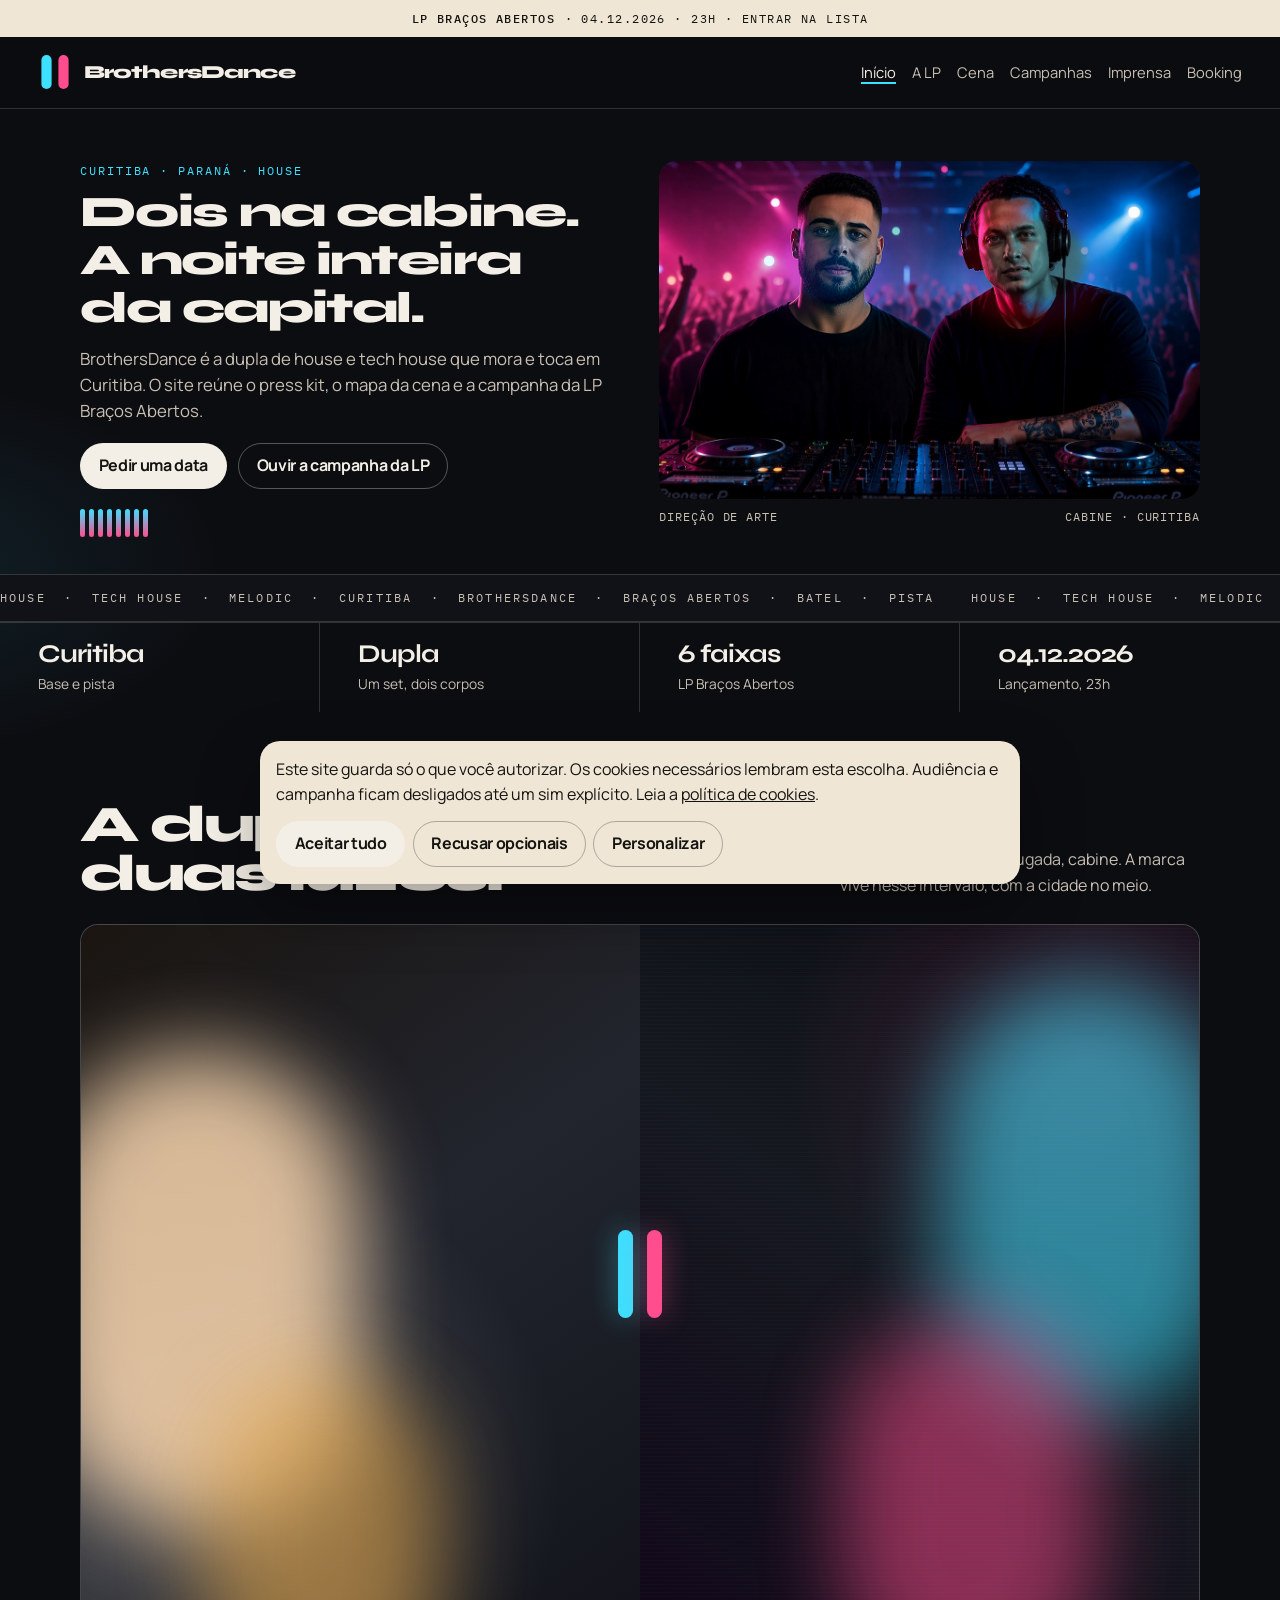
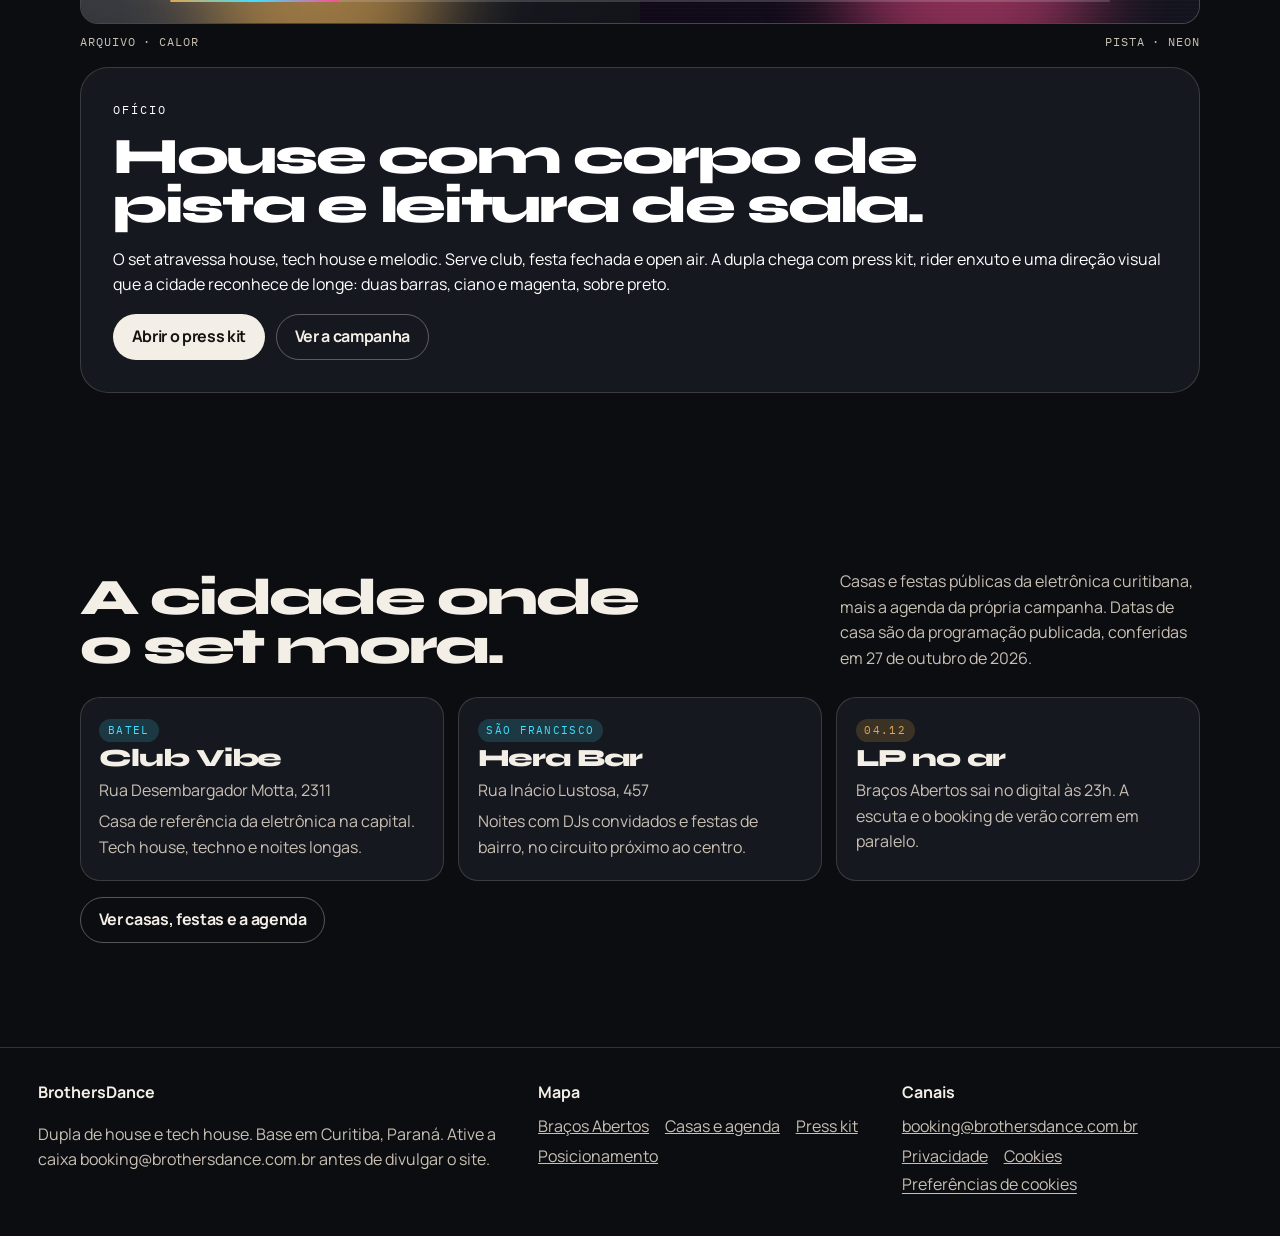
<file: index.html>
<!DOCTYPE html>
<html lang="pt-BR">
<head>
  <meta charset="utf-8">
  <meta name="viewport" content="width=device-width, initial-scale=1">
  <title>BrothersDance — House de Curitiba</title>
  <meta name="description" content="BrothersDance é a dupla de house e tech house de Curitiba. Press kit, booking e a LP Braços Abertos, com lançamento em 4 de dezembro de 2026.">
  <link rel="canonical" href="https://brothersdance.com.br/index.html">
  <meta property="og:type" content="website">
  <meta property="og:locale" content="pt_BR">
  <meta property="og:site_name" content="BrothersDance">
  <meta property="og:title" content="BrothersDance — House de Curitiba">
  <meta property="og:description" content="Dupla de Curitiba. Pista, press kit e a LP Braços Abertos.">
  <meta property="og:url" content="https://brothersdance.com.br/index.html">
  <meta property="og:image" content="https://brothersdance.com.br/assets/criativos/hero-cabine.jpg">
  <meta name="twitter:card" content="summary_large_image">
  <meta name="theme-color" content="#0c0d11">
  <link rel="icon" href="assets/marca/favicon.svg" type="image/svg+xml">
  <link rel="apple-touch-icon" href="assets/marca/apple-touch.jpg">
  <link rel="manifest" href="site.webmanifest">
  <link rel="preconnect" href="https://fonts.googleapis.com">
  <link rel="preconnect" href="https://fonts.gstatic.com" crossorigin>
  <link href="https://fonts.googleapis.com/css2?family=IBM+Plex+Mono:wght@400;500&family=Manrope:wght@400;500;600;700&family=Syne:wght@600;700;800&display=swap" rel="stylesheet">
  <link rel="stylesheet" href="css/styles.css">
  <script type="application/ld+json">
  {
    "@context": "https://schema.org",
    "@type": "MusicGroup",
    "name": "BrothersDance",
    "genre": ["House", "Tech House", "Melodic House"],
    "url": "https://brothersdance.com.br/",
    "email": "booking@brothersdance.com.br",
    "foundingLocation": {
      "@type": "City",
      "name": "Curitiba",
      "address": { "@type": "PostalAddress", "addressLocality": "Curitiba", "addressRegion": "PR", "addressCountry": "BR" }
    },
    "album": {
      "@type": "MusicAlbum",
      "name": "Braços Abertos",
      "numTracks": 6,
      "datePublished": "2026-12-04"
    }
  }
  </script>
  <script>document.documentElement.classList.add("js");</script>
</head>
<body>
  <a class="skip" href="#conteudo">Ir para o conteúdo</a>
  <a class="release-bar" href="lp.html"><strong>LP Braços Abertos</strong> · 04.12.2026 · 23h · entrar na lista</a>
  <header class="site-header">
    <a class="brand" href="index.html">
      <svg viewBox="0 0 32 40" aria-hidden="true"><rect width="12" height="40" rx="6" fill="#3ee0ff"/><rect x="20" width="12" height="40" rx="6" fill="#ff4d8d"/></svg>
      <span class="brand-name">BrothersDance</span>
    </a>
    <button class="nav-toggle" type="button" data-nav-toggle aria-expanded="false" aria-controls="menu">Menu</button>
    <nav class="nav" id="menu" data-nav aria-label="Principal">
      <a href="index.html" aria-current="page">Início</a>
      <a href="lp.html">A LP</a>
      <a href="cena.html">Cena</a>
      <a href="campanhas.html">Campanhas</a>
      <a href="imprensa.html">Imprensa</a>
      <a href="contato.html">Booking</a>
    </nav>
  </header>
  <main id="conteudo">
    <div class="wrap hero">
      <div>
        <p class="kicker">Curitiba · Paraná · House</p>
        <h1>Dois na cabine. A noite inteira da capital.</h1>
        <p class="lede">BrothersDance é a dupla de house e tech house que mora e toca em Curitiba. O site reúne o press kit, o mapa da cena e a campanha da LP Braços Abertos.</p>
        <div class="actions">
          <a class="btn btn-solid" href="contato.html">Pedir uma data</a>
          <a class="btn btn-line" href="lp.html">Ouvir a campanha da LP</a>
        </div>
        <div class="eq" aria-hidden="true"><span></span><span></span><span></span><span></span><span></span><span></span><span></span><span></span></div>
      </div>
      <div class="hero-visual">
        <div class="frame frame-wide">
          <img src="assets/criativos/hero-cabine.jpg?v=9" width="2560" height="1440" alt="Direção de arte: a dupla BrothersDance atrás da cabine, com luz ciano e magenta e a pista ao fundo." fetchpriority="high">
        </div>
        <p class="caption"><span>Direção de arte</span><span>Cabine · Curitiba</span></p>
      </div>
    </div>
    <div class="marquee" aria-hidden="true">
      <div class="marquee-track">
        <p>House&nbsp;&nbsp;·&nbsp;&nbsp;Tech House&nbsp;&nbsp;·&nbsp;&nbsp;Melodic&nbsp;&nbsp;·&nbsp;&nbsp;Curitiba&nbsp;&nbsp;·&nbsp;&nbsp;BrothersDance&nbsp;&nbsp;·&nbsp;&nbsp;Braços Abertos&nbsp;&nbsp;·&nbsp;&nbsp;Batel&nbsp;&nbsp;·&nbsp;&nbsp;Pista&nbsp;&nbsp;&nbsp;&nbsp;</p>
        <p>House&nbsp;&nbsp;·&nbsp;&nbsp;Tech House&nbsp;&nbsp;·&nbsp;&nbsp;Melodic&nbsp;&nbsp;·&nbsp;&nbsp;Curitiba&nbsp;&nbsp;·&nbsp;&nbsp;BrothersDance&nbsp;&nbsp;·&nbsp;&nbsp;Braços Abertos&nbsp;&nbsp;·&nbsp;&nbsp;Batel&nbsp;&nbsp;·&nbsp;&nbsp;Pista&nbsp;&nbsp;&nbsp;&nbsp;</p>
      </div>
    </div>
    <div class="stat-row" aria-label="Ficha do projeto">
      <div class="stat"><b>Curitiba</b><span>Base e pista</span></div>
      <div class="stat"><b>Dupla</b><span>Um set, dois corpos</span></div>
      <div class="stat"><b>6 faixas</b><span>LP Braços Abertos</span></div>
      <div class="stat"><b>04.12.2026</b><span>Lançamento, 23h</span></div>
    </div>
    <section>
      <div class="wrap">
        <div class="section-head reveal">
          <h2>A dupla em duas luzes.</h2>
          <p>De dia, arquivo. De madrugada, cabine. A marca vive nesse intervalo, com a cidade no meio.</p>
        </div>
        <div class="lights-stage frame frame-wide reveal" role="img" aria-label="Animação das duas luzes da marca: calor de arquivo à esquerda e neon de pista à direita.">
          <div class="lights-stage__inner" aria-hidden="true">
            <div class="lights-stage__hem lights-stage__hem--day">
              <span class="lights-stage__orb lights-stage__orb--warm"></span>
              <span class="lights-stage__orb lights-stage__orb--amber"></span>
            </div>
            <div class="lights-stage__hem lights-stage__hem--night">
              <span class="lights-stage__orb lights-stage__orb--cyan"></span>
              <span class="lights-stage__orb lights-stage__orb--magenta"></span>
              <span class="lights-stage__scan"></span>
            </div>
          </div>
          <div class="lights-stage__glyph" aria-hidden="true">
            <span class="lights-stage__bar lights-stage__bar--cyan"></span>
            <span class="lights-stage__bar lights-stage__bar--magenta"></span>
          </div>
          <div class="lights-stage__trace" aria-hidden="true">
            <span class="lights-stage__pulse"></span>
          </div>
        </div>
        <p class="caption"><span>Arquivo · calor</span><span>Pista · neon</span></p>
        <div class="panel panel-night reveal" style="margin-top:1rem">
          <p class="kicker">Ofício</p>
          <h2>House com corpo de pista e leitura de sala.</h2>
          <p>O set atravessa house, tech house e melodic. Serve club, festa fechada e open air. A dupla chega com press kit, rider enxuto e uma direção visual que a cidade reconhece de longe: duas barras, ciano e magenta, sobre preto.</p>
          <div class="actions">
            <a class="btn btn-solid" href="imprensa.html">Abrir o press kit</a>
            <a class="btn btn-line" href="campanhas.html">Ver a campanha</a>
          </div>
        </div>
      </div>
    </section>
    <section>
      <div class="wrap">
        <div class="section-head">
          <h2>A cidade onde o set mora.</h2>
          <p>Casas e festas públicas da eletrônica curitibana, mais a agenda da própria campanha. Datas de casa são da programação publicada, conferidas em 27 de outubro de 2026.</p>
        </div>
        <div class="cards">
          <article class="card">
            <span class="tag">Batel</span>
            <h3>Club Vibe</h3>
            <address>Rua Desembargador Motta, 2311</address>
            <p>Casa de referência da eletrônica na capital. Tech house, techno e noites longas.</p>
          </article>
          <article class="card">
            <span class="tag">São Francisco</span>
            <h3>Hera Bar</h3>
            <address>Rua Inácio Lustosa, 457</address>
            <p>Noites com DJs convidados e festas de bairro, no circuito próximo ao centro.</p>
          </article>
          <article class="card">
            <span class="tag-amber tag">04.12</span>
            <h3>LP no ar</h3>
            <p>Braços Abertos sai no digital às 23h. A escuta e o booking de verão correm em paralelo.</p>
          </article>
        </div>
        <p><a class="btn btn-line" href="cena.html">Ver casas, festas e a agenda</a></p>
      </div>
    </section>
  </main>
  <footer class="site-footer">
    <div>
      <strong>BrothersDance</strong>
      <p>Dupla de house e tech house. Base em Curitiba, Paraná. Ative a caixa booking@brothersdance.com.br antes de divulgar o site.</p>
    </div>
    <div>
      <strong>Mapa</strong>
      <a href="lp.html">Braços Abertos</a>
      <a href="cena.html">Casas e agenda</a>
      <a href="imprensa.html">Press kit</a>
      <a href="campanhas.html">Posicionamento</a>
    </div>
    <div class="legal-links">
      <strong>Canais</strong>
      <a href="mailto:booking@brothersdance.com.br">booking@brothersdance.com.br</a>
      <a href="privacidade.html">Privacidade</a>
      <a href="cookies.html">Cookies</a>
      <button type="button" data-cookie-settings>Preferências de cookies</button>
    </div>
  </footer>
  <script src="js/site-data.js"></script>
  <script src="js/cookies.js"></script>
  <script src="js/main.js"></script>
</body>
</html>
</file>
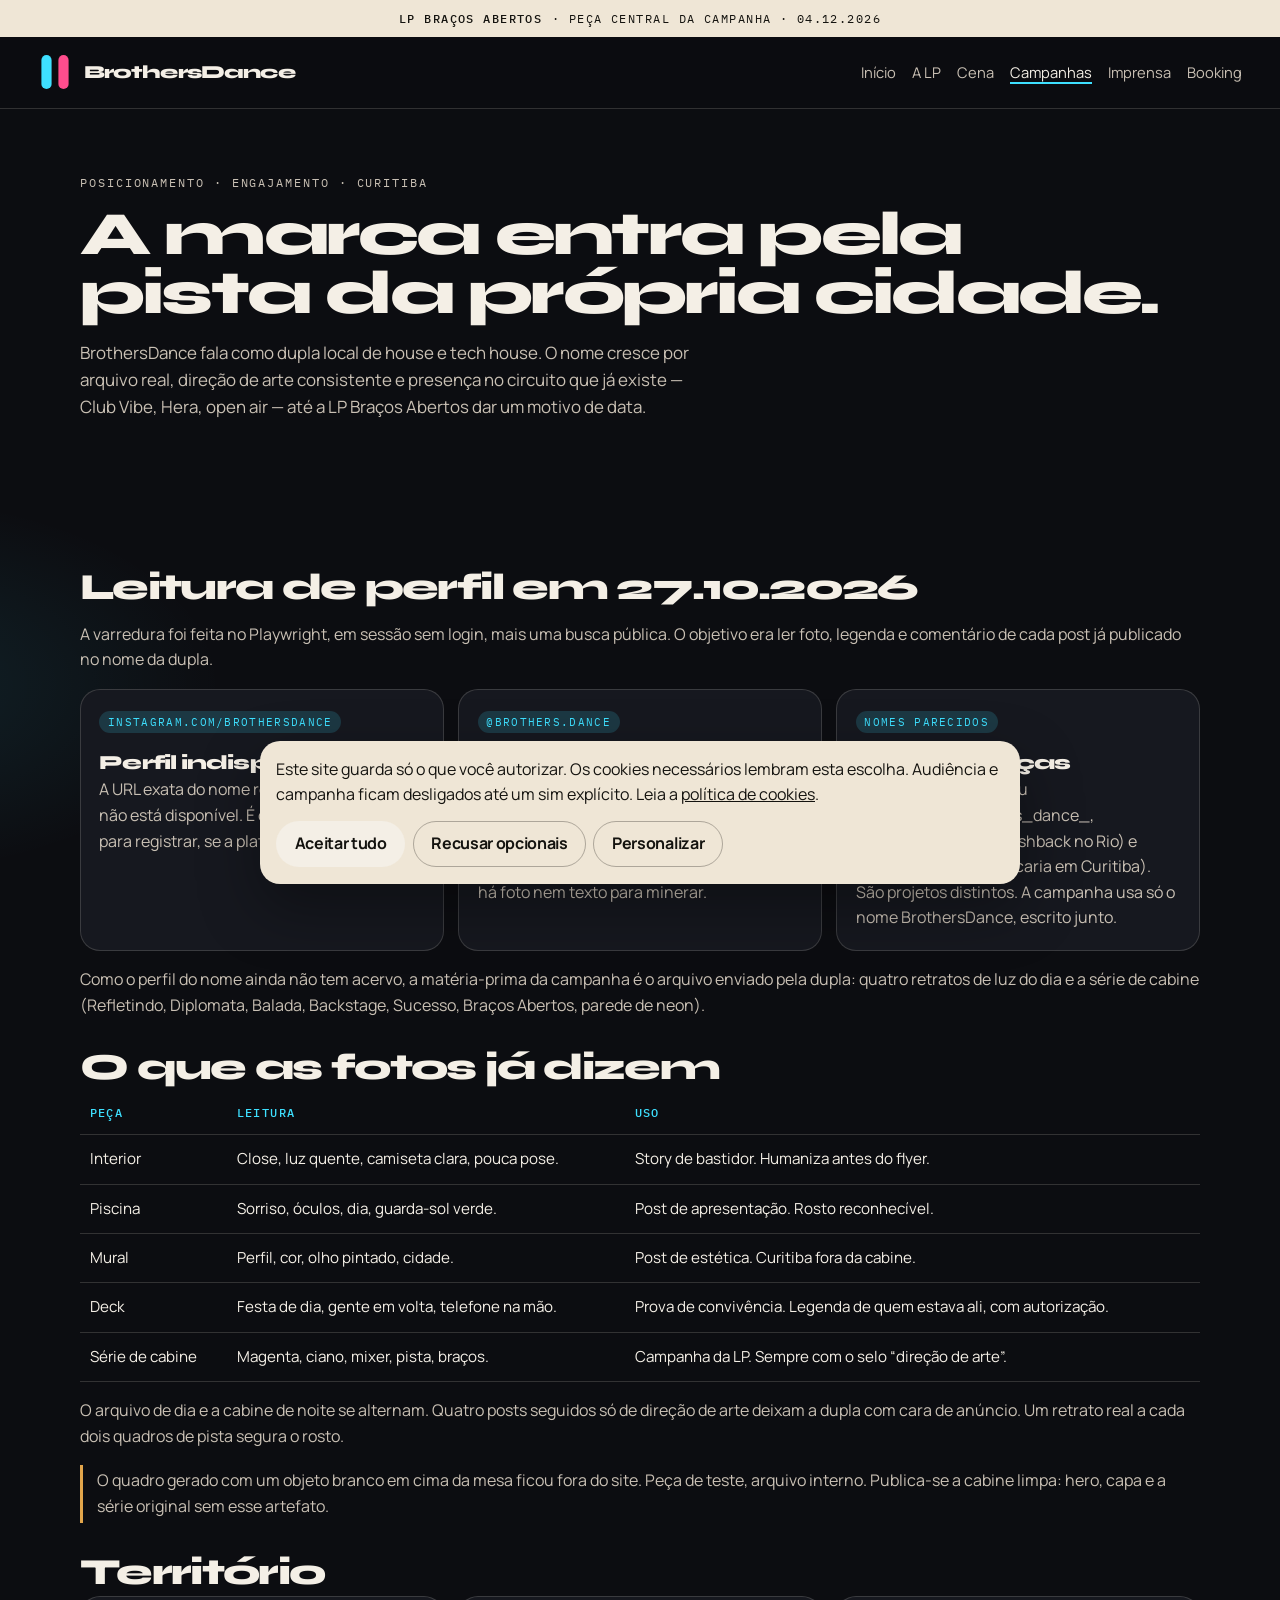
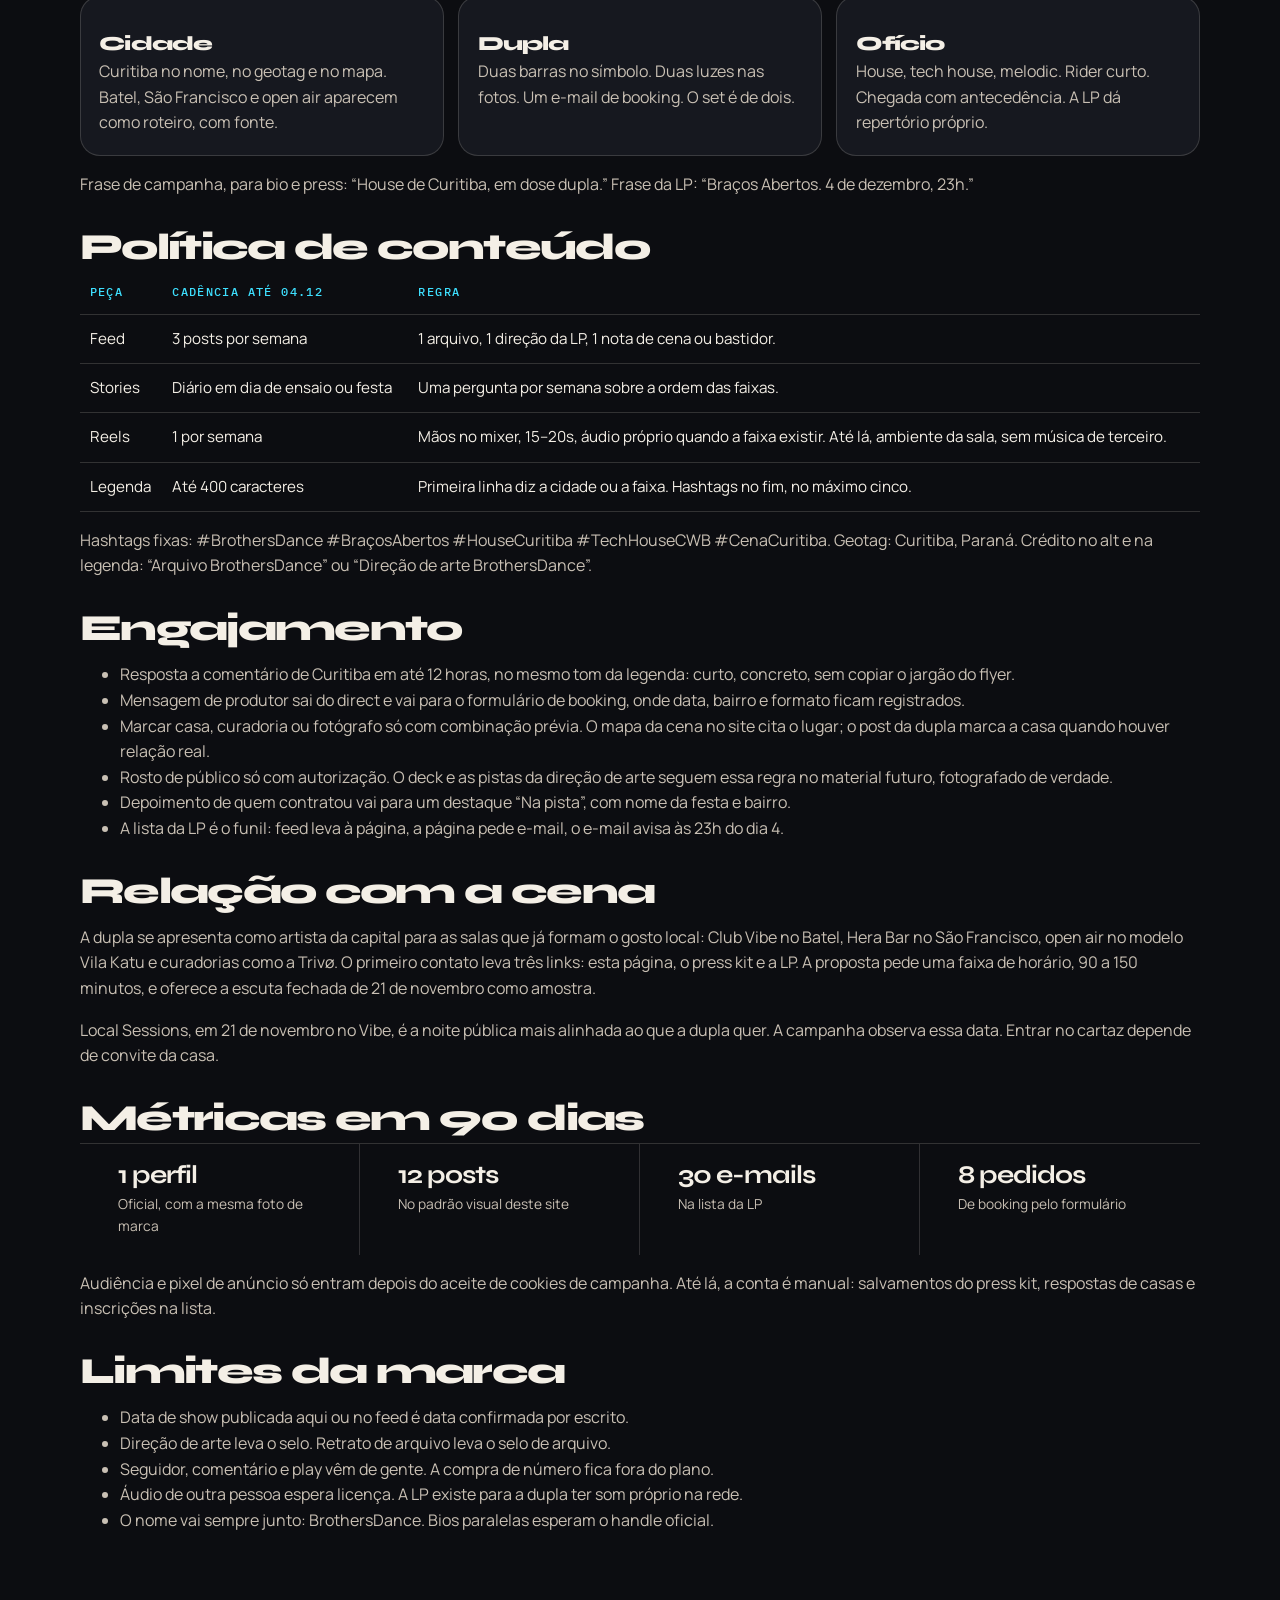
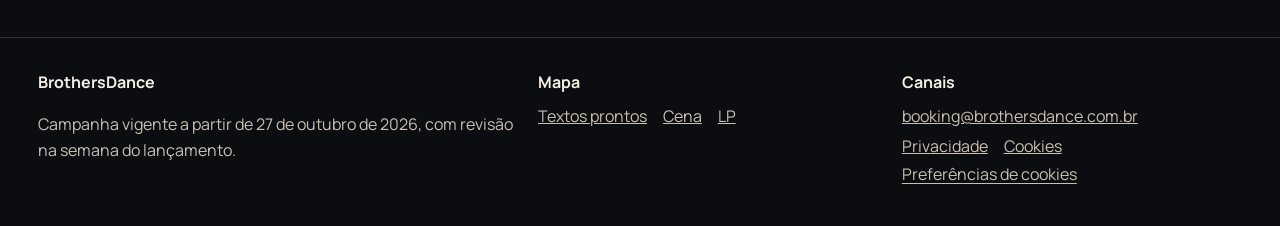
<file: campanhas.html>
<!DOCTYPE html>
<html lang="pt-BR">
<head>
  <meta charset="utf-8">
  <meta name="viewport" content="width=device-width, initial-scale=1">
  <title>Campanhas e posicionamento — BrothersDance</title>
  <meta name="description" content="Política de posicionamento e engajamento da BrothersDance na cena eletrônica de Curitiba, com a leitura do Instagram e o plano da LP Braços Abertos.">
  <link rel="canonical" href="https://brothersdance.com.br/campanhas.html">
  <meta property="og:title" content="Campanhas — BrothersDance">
  <meta property="og:description" content="Como a dupla de Curitiba ocupa nome, foto e pista até o lançamento da LP.">
  <meta property="og:image" content="https://brothersdance.com.br/assets/criativos/hero-cabine.jpg">
  <meta property="og:url" content="https://brothersdance.com.br/campanhas.html">
  <meta property="og:type" content="article">
  <meta property="og:locale" content="pt_BR">
  <meta name="theme-color" content="#0c0d11">
  <link rel="icon" href="assets/marca/favicon.svg" type="image/svg+xml">
  <link rel="manifest" href="site.webmanifest">
  <link rel="preconnect" href="https://fonts.googleapis.com">
  <link rel="preconnect" href="https://fonts.gstatic.com" crossorigin>
  <link href="https://fonts.googleapis.com/css2?family=IBM+Plex+Mono:wght@400;500&family=Manrope:wght@400;500;600;700&family=Syne:wght@600;700;800&display=swap" rel="stylesheet">
  <link rel="stylesheet" href="css/styles.css">
  <script>document.documentElement.classList.add("js");</script>
</head>
<body>
  <a class="skip" href="#conteudo">Ir para o conteúdo</a>
  <a class="release-bar" href="lp.html"><strong>LP Braços Abertos</strong> · peça central da campanha · 04.12.2026</a>
  <header class="site-header">
    <a class="brand" href="index.html">
      <svg viewBox="0 0 32 40" aria-hidden="true"><rect width="12" height="40" rx="6" fill="#3ee0ff"/><rect x="20" width="12" height="40" rx="6" fill="#ff4d8d"/></svg>
      <span class="brand-name">BrothersDance</span>
    </a>
    <button class="nav-toggle" type="button" data-nav-toggle aria-expanded="false" aria-controls="menu">Menu</button>
    <nav class="nav" id="menu" data-nav aria-label="Principal">
      <a href="index.html">Início</a>
      <a href="lp.html">A LP</a>
      <a href="cena.html">Cena</a>
      <a href="campanhas.html" aria-current="page">Campanhas</a>
      <a href="imprensa.html">Imprensa</a>
      <a href="contato.html">Booking</a>
    </nav>
  </header>
  <main id="conteudo" class="policy">
    <div class="wrap page-hero">
      <p class="kicker">Posicionamento · engajamento · Curitiba</p>
      <h1>A marca entra pela pista da própria cidade.</h1>
      <p class="lede">BrothersDance fala como dupla local de house e tech house. O nome cresce por arquivo real, direção de arte consistente e presença no circuito que já existe — Club Vibe, Hera, open air — até a LP Braços Abertos dar um motivo de data.</p>
    </div>
    <section>
      <div class="wrap">
        <h2 id="perfil">Leitura de perfil em 27.10.2026</h2>
        <p>A varredura foi feita no Playwright, em sessão sem login, mais uma busca pública. O objetivo era ler foto, legenda e comentário de cada post já publicado no nome da dupla.</p>
        <div class="cards">
          <article class="card">
            <span class="tag">instagram.com/brothersdance</span>
            <h3>Perfil indisponível</h3>
            <p>A URL exata do nome responde que o perfil não está disponível. É o handle prioritário para registrar, se a plataforma liberar.</p>
          </article>
          <article class="card">
            <span class="tag">@brothers.dance</span>
            <h3>Conta vazia</h3>
            <p>O perfil abre com o nome de exibição “Dance”, 35 seguidores, 15 seguindo, bio vazia e 0 posts. A meta descrição oficial do Instagram confirma zero publicações. Não há foto nem texto para minerar.</p>
          </article>
          <article class="card">
            <span class="tag">Nomes parecidos</span>
            <h3>Outras praças</h3>
            <p>A busca também achou @dj_nil_the_brothers_dance_, @brothersdeejays (flashback no Rio) e @dbrotherswg2 (tabacaria em Curitiba). São projetos distintos. A campanha usa só o nome BrothersDance, escrito junto.</p>
          </article>
        </div>
        <p>Como o perfil do nome ainda não tem acervo, a matéria-prima da campanha é o arquivo enviado pela dupla: quatro retratos de luz do dia e a série de cabine (Refletindo, Diplomata, Balada, Backstage, Sucesso, Braços Abertos, parede de neon).</p>

        <h2>O que as fotos já dizem</h2>
        <table>
          <thead>
            <tr><th>Peça</th><th>Leitura</th><th>Uso</th></tr>
          </thead>
          <tbody>
            <tr><td>Interior</td><td>Close, luz quente, camiseta clara, pouca pose.</td><td>Story de bastidor. Humaniza antes do flyer.</td></tr>
            <tr><td>Piscina</td><td>Sorriso, óculos, dia, guarda-sol verde.</td><td>Post de apresentação. Rosto reconhecível.</td></tr>
            <tr><td>Mural</td><td>Perfil, cor, olho pintado, cidade.</td><td>Post de estética. Curitiba fora da cabine.</td></tr>
            <tr><td>Deck</td><td>Festa de dia, gente em volta, telefone na mão.</td><td>Prova de convivência. Legenda de quem estava ali, com autorização.</td></tr>
            <tr><td>Série de cabine</td><td>Magenta, ciano, mixer, pista, braços.</td><td>Campanha da LP. Sempre com o selo “direção de arte”.</td></tr>
          </tbody>
        </table>
        <p>O arquivo de dia e a cabine de noite se alternam. Quatro posts seguidos só de direção de arte deixam a dupla com cara de anúncio. Um retrato real a cada dois quadros de pista segura o rosto.</p>
        <p class="note">O quadro gerado com um objeto branco em cima da mesa ficou fora do site. Peça de teste, arquivo interno. Publica-se a cabine limpa: hero, capa e a série original sem esse artefato.</p>

        <h2>Território</h2>
        <div class="cards">
          <article class="card"><h3>Cidade</h3><p>Curitiba no nome, no geotag e no mapa. Batel, São Francisco e open air aparecem como roteiro, com fonte.</p></article>
          <article class="card"><h3>Dupla</h3><p>Duas barras no símbolo. Duas luzes nas fotos. Um e-mail de booking. O set é de dois.</p></article>
          <article class="card"><h3>Ofício</h3><p>House, tech house, melodic. Rider curto. Chegada com antecedência. A LP dá repertório próprio.</p></article>
        </div>
        <p>Frase de campanha, para bio e press: “House de Curitiba, em dose dupla.” Frase da LP: “Braços Abertos. 4 de dezembro, 23h.”</p>

        <h2>Política de conteúdo</h2>
        <table>
          <thead>
            <tr><th>Peça</th><th>Cadência até 04.12</th><th>Regra</th></tr>
          </thead>
          <tbody>
            <tr><td>Feed</td><td>3 posts por semana</td><td>1 arquivo, 1 direção da LP, 1 nota de cena ou bastidor.</td></tr>
            <tr><td>Stories</td><td>Diário em dia de ensaio ou festa</td><td>Uma pergunta por semana sobre a ordem das faixas.</td></tr>
            <tr><td>Reels</td><td>1 por semana</td><td>Mãos no mixer, 15–20s, áudio próprio quando a faixa existir. Até lá, ambiente da sala, sem música de terceiro.</td></tr>
            <tr><td>Legenda</td><td>Até 400 caracteres</td><td>Primeira linha diz a cidade ou a faixa. Hashtags no fim, no máximo cinco.</td></tr>
          </tbody>
        </table>
        <p>Hashtags fixas: #BrothersDance #BraçosAbertos #HouseCuritiba #TechHouseCWB #CenaCuritiba. Geotag: Curitiba, Paraná. Crédito no alt e na legenda: “Arquivo BrothersDance” ou “Direção de arte BrothersDance”.</p>

        <h2>Engajamento</h2>
        <ul>
          <li>Resposta a comentário de Curitiba em até 12 horas, no mesmo tom da legenda: curto, concreto, sem copiar o jargão do flyer.</li>
          <li>Mensagem de produtor sai do direct e vai para o formulário de booking, onde data, bairro e formato ficam registrados.</li>
          <li>Marcar casa, curadoria ou fotógrafo só com combinação prévia. O mapa da cena no site cita o lugar; o post da dupla marca a casa quando houver relação real.</li>
          <li>Rosto de público só com autorização. O deck e as pistas da direção de arte seguem essa regra no material futuro, fotografado de verdade.</li>
          <li>Depoimento de quem contratou vai para um destaque “Na pista”, com nome da festa e bairro.</li>
          <li>A lista da LP é o funil: feed leva à página, a página pede e-mail, o e-mail avisa às 23h do dia 4.</li>
        </ul>

        <h2>Relação com a cena</h2>
        <p>A dupla se apresenta como artista da capital para as salas que já formam o gosto local: Club Vibe no Batel, Hera Bar no São Francisco, open air no modelo Vila Katu e curadorias como a Trivø. O primeiro contato leva três links: esta página, o press kit e a LP. A proposta pede uma faixa de horário, 90 a 150 minutos, e oferece a escuta fechada de 21 de novembro como amostra.</p>
        <p>Local Sessions, em 21 de novembro no Vibe, é a noite pública mais alinhada ao que a dupla quer. A campanha observa essa data. Entrar no cartaz depende de convite da casa.</p>

        <h2>Métricas em 90 dias</h2>
        <div class="stat-row">
          <div class="stat"><b>1 perfil</b><span>Oficial, com a mesma foto de marca</span></div>
          <div class="stat"><b>12 posts</b><span>No padrão visual deste site</span></div>
          <div class="stat"><b>30 e-mails</b><span>Na lista da LP</span></div>
          <div class="stat"><b>8 pedidos</b><span>De booking pelo formulário</span></div>
        </div>
        <p>Audiência e pixel de anúncio só entram depois do aceite de cookies de campanha. Até lá, a conta é manual: salvamentos do press kit, respostas de casas e inscrições na lista.</p>

        <h2>Limites da marca</h2>
        <ul>
          <li>Data de show publicada aqui ou no feed é data confirmada por escrito.</li>
          <li>Direção de arte leva o selo. Retrato de arquivo leva o selo de arquivo.</li>
          <li>Seguidor, comentário e play vêm de gente. A compra de número fica fora do plano.</li>
          <li>Áudio de outra pessoa espera licença. A LP existe para a dupla ter som próprio na rede.</li>
          <li>O nome vai sempre junto: BrothersDance. Bios paralelas esperam o handle oficial.</li>
        </ul>
      </div>
    </section>
  </main>
  <footer class="site-footer">
    <div>
      <strong>BrothersDance</strong>
      <p>Campanha vigente a partir de 27 de outubro de 2026, com revisão na semana do lançamento.</p>
    </div>
    <div>
      <strong>Mapa</strong>
      <a href="imprensa.html">Textos prontos</a>
      <a href="cena.html">Cena</a>
      <a href="lp.html">LP</a>
    </div>
    <div class="legal-links">
      <strong>Canais</strong>
      <a href="mailto:booking@brothersdance.com.br">booking@brothersdance.com.br</a>
      <a href="privacidade.html">Privacidade</a>
      <a href="cookies.html">Cookies</a>
      <button type="button" data-cookie-settings>Preferências de cookies</button>
    </div>
  </footer>
  <script src="js/site-data.js"></script>
  <script src="js/cookies.js"></script>
  <script src="js/main.js"></script>
</body>
</html>
</file>
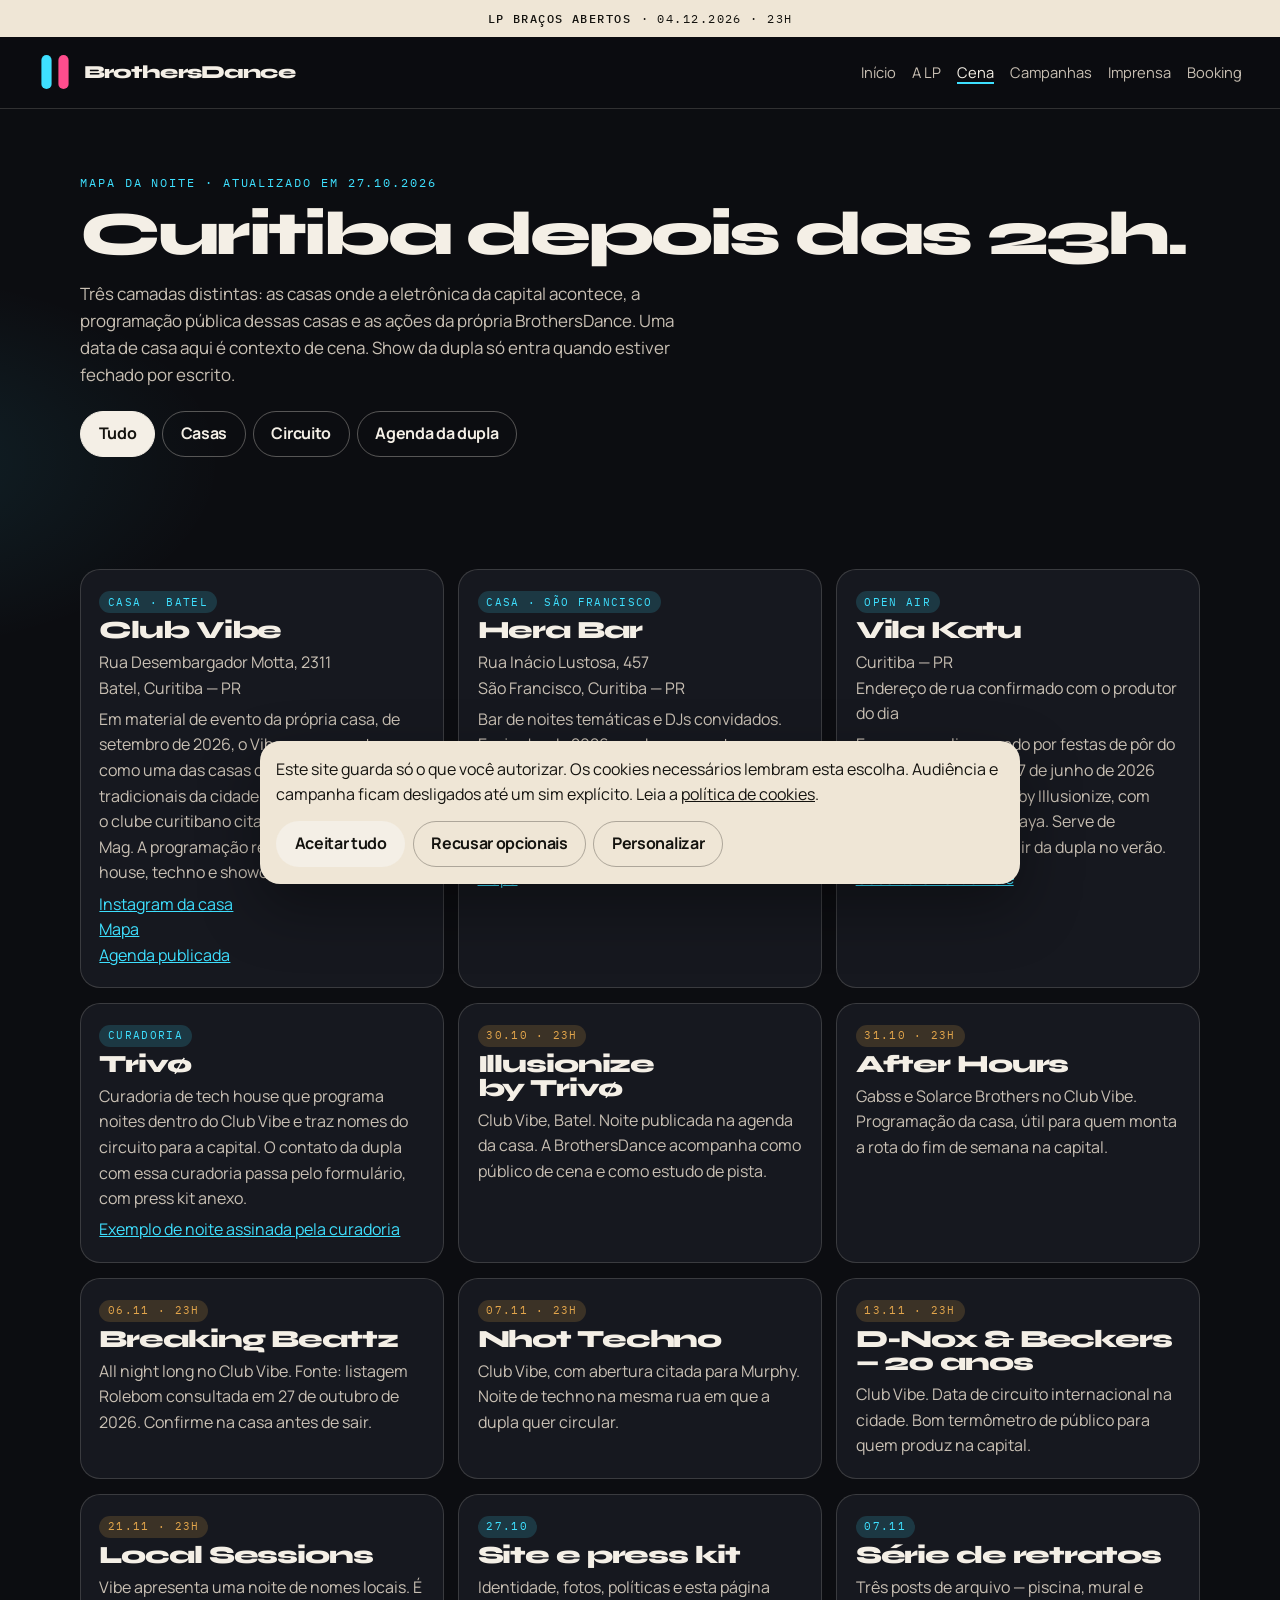
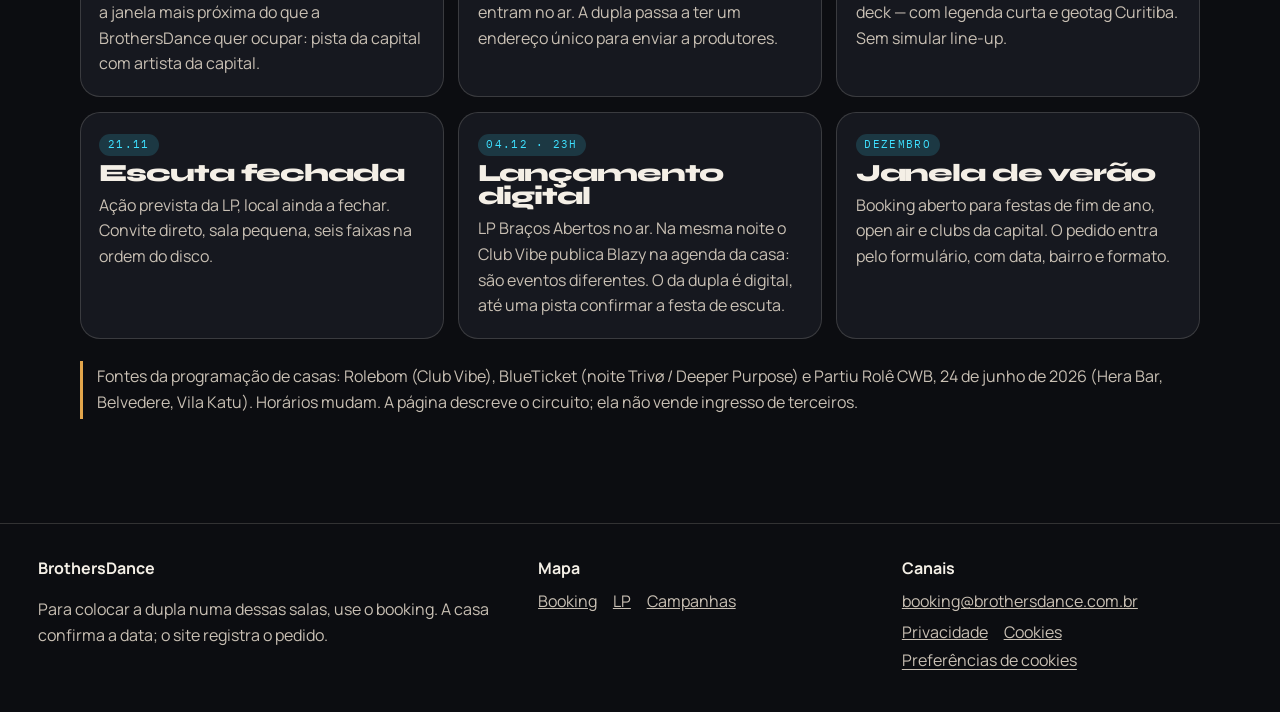
<file: cena.html>
<!DOCTYPE html>
<html lang="pt-BR">
<head>
  <meta charset="utf-8">
  <meta name="viewport" content="width=device-width, initial-scale=1">
  <title>Cena de Curitiba — BrothersDance</title>
  <meta name="description" content="Casas, festas e a agenda da BrothersDance em Curitiba: Club Vibe, Hera Bar, open air e o lançamento da LP Braços Abertos.">
  <link rel="canonical" href="https://brothersdance.com.br/cena.html">
  <meta property="og:title" content="Cena de Curitiba — BrothersDance">
  <meta property="og:description" content="Mapa da noite eletrônica da capital e a agenda da dupla.">
  <meta property="og:image" content="https://brothersdance.com.br/assets/criativos/hero-cabine.jpg">
  <meta property="og:url" content="https://brothersdance.com.br/cena.html">
  <meta property="og:type" content="website">
  <meta property="og:locale" content="pt_BR">
  <meta name="theme-color" content="#0c0d11">
  <link rel="icon" href="assets/marca/favicon.svg" type="image/svg+xml">
  <link rel="manifest" href="site.webmanifest">
  <link rel="preconnect" href="https://fonts.googleapis.com">
  <link rel="preconnect" href="https://fonts.gstatic.com" crossorigin>
  <link href="https://fonts.googleapis.com/css2?family=IBM+Plex+Mono:wght@400;500&family=Manrope:wght@400;500;600;700&family=Syne:wght@600;700;800&display=swap" rel="stylesheet">
  <link rel="stylesheet" href="css/styles.css">
  <script>document.documentElement.classList.add("js");</script>
</head>
<body>
  <a class="skip" href="#conteudo">Ir para o conteúdo</a>
  <a class="release-bar" href="lp.html"><strong>LP Braços Abertos</strong> · 04.12.2026 · 23h</a>
  <header class="site-header">
    <a class="brand" href="index.html">
      <svg viewBox="0 0 32 40" aria-hidden="true"><rect width="12" height="40" rx="6" fill="#3ee0ff"/><rect x="20" width="12" height="40" rx="6" fill="#ff4d8d"/></svg>
      <span class="brand-name">BrothersDance</span>
    </a>
    <button class="nav-toggle" type="button" data-nav-toggle aria-expanded="false" aria-controls="menu">Menu</button>
    <nav class="nav" id="menu" data-nav aria-label="Principal">
      <a href="index.html">Início</a>
      <a href="lp.html">A LP</a>
      <a href="cena.html" aria-current="page">Cena</a>
      <a href="campanhas.html">Campanhas</a>
      <a href="imprensa.html">Imprensa</a>
      <a href="contato.html">Booking</a>
    </nav>
  </header>
  <main id="conteudo">
    <div class="wrap page-hero">
      <p class="kicker">Mapa da noite · atualizado em 27.10.2026</p>
      <h1>Curitiba depois das 23h.</h1>
      <p class="lede">Três camadas distintas: as casas onde a eletrônica da capital acontece, a programação pública dessas casas e as ações da própria BrothersDance. Uma data de casa aqui é contexto de cena. Show da dupla só entra quando estiver fechado por escrito.</p>
      <div class="filters" data-filters>
        <button class="btn btn-line" type="button" data-filter="todos" aria-pressed="true">Tudo</button>
        <button class="btn btn-line" type="button" data-filter="casa">Casas</button>
        <button class="btn btn-line" type="button" data-filter="circuito">Circuito</button>
        <button class="btn btn-line" type="button" data-filter="campanha">Agenda da dupla</button>
      </div>
    </div>
    <section>
      <div class="wrap cards">
        <article class="card" data-kind="casa">
          <span class="tag">Casa · Batel</span>
          <h3>Club Vibe</h3>
          <address>Rua Desembargador Motta, 2311<br>Batel, Curitiba — PR</address>
          <p>Em material de evento da própria casa, de setembro de 2026, o Vibe se apresenta como uma das casas de eletrônica mais tradicionais da cidade, com 25 anos, e como o clube curitibano citado no Top 100 da DJ Mag. A programação recente passa por tech house, techno e showcases.</p>
          <p><a href="https://www.instagram.com/clubvibe/">Instagram da casa</a><br>
          <a href="https://www.google.com/maps/search/?api=1&amp;query=Rua+Desembargador+Motta+2311+Batel+Curitiba">Mapa</a><br>
          <a href="https://rolebom.com/en/curitiba/lugares/club-vibe">Agenda publicada</a></p>
        </article>
        <article class="card" data-kind="casa">
          <span class="tag">Casa · São Francisco</span>
          <h3>Hera Bar</h3>
          <address>Rua Inácio Lustosa, 457<br>São Francisco, Curitiba — PR</address>
          <p>Bar de noites temáticas e DJs convidados. Em junho de 2026 recebeu encontros como Gks Convida. Fica no mesmo miolo de noite do Belvedere, casa vizinha mais ligada a rock e hyperpop.</p>
          <p><a href="https://www.instagram.com/herabaroficial/">Instagram da casa</a><br>
          <a href="https://www.google.com/maps/search/?api=1&amp;query=Rua+Inacio+Lustosa+457+Curitiba">Mapa</a></p>
        </article>
        <article class="card" data-kind="casa">
          <span class="tag">Open air</span>
          <h3>Vila Katu</h3>
          <address>Curitiba — PR<br>Endereço de rua confirmado com o produtor do dia</address>
          <p>Espaço ao ar livre usado por festas de pôr do sol a amanhecer. Em 27 de junho de 2026 recebeu a GoodTimes by Illusionize, com realização da Kokum Kaya. Serve de referência para open air da dupla no verão.</p>
          <p><a href="https://partiurolecwb.com.br/casas-noturnas-em-curitiba-festas-de-rock-e-eletronica-movimentam-o/">Cobertura Partiu Rolê</a></p>
        </article>
        <article class="card" data-kind="casa">
          <span class="tag">Curadoria</span>
          <h3>Trivø</h3>
          <p>Curadoria de tech house que programa noites dentro do Club Vibe e traz nomes do circuito para a capital. O contato da dupla com essa curadoria passa pelo formulário, com press kit anexo.</p>
          <p><a href="https://www.blueticket.com.br/evento/41415">Exemplo de noite assinada pela curadoria</a></p>
        </article>
        <article class="card" data-kind="circuito">
          <span class="tag-amber tag">30.10 · 23h</span>
          <h3>Illusionize by Trivø</h3>
          <p>Club Vibe, Batel. Noite publicada na agenda da casa. A BrothersDance acompanha como público de cena e como estudo de pista.</p>
        </article>
        <article class="card" data-kind="circuito">
          <span class="tag-amber tag">31.10 · 23h</span>
          <h3>After Hours</h3>
          <p>Gabss e Solarce Brothers no Club Vibe. Programação da casa, útil para quem monta a rota do fim de semana na capital.</p>
        </article>
        <article class="card" data-kind="circuito">
          <span class="tag-amber tag">06.11 · 23h</span>
          <h3>Breaking Beattz</h3>
          <p>All night long no Club Vibe. Fonte: listagem Rolebom consultada em 27 de outubro de 2026. Confirme na casa antes de sair.</p>
        </article>
        <article class="card" data-kind="circuito">
          <span class="tag-amber tag">07.11 · 23h</span>
          <h3>Nhot Techno</h3>
          <p>Club Vibe, com abertura citada para Murphy. Noite de techno na mesma rua em que a dupla quer circular.</p>
        </article>
        <article class="card" data-kind="circuito">
          <span class="tag-amber tag">13.11 · 23h</span>
          <h3>D-Nox &amp; Beckers — 20 anos</h3>
          <p>Club Vibe. Data de circuito internacional na cidade. Bom termômetro de público para quem produz na capital.</p>
        </article>
        <article class="card" data-kind="circuito">
          <span class="tag-amber tag">21.11 · 23h</span>
          <h3>Local Sessions</h3>
          <p>Vibe apresenta uma noite de nomes locais. É a janela mais próxima do que a BrothersDance quer ocupar: pista da capital com artista da capital.</p>
        </article>
        <article class="card" data-kind="campanha">
          <span class="tag">27.10</span>
          <h3>Site e press kit</h3>
          <p>Identidade, fotos, políticas e esta página entram no ar. A dupla passa a ter um endereço único para enviar a produtores.</p>
        </article>
        <article class="card" data-kind="campanha">
          <span class="tag">07.11</span>
          <h3>Série de retratos</h3>
          <p>Três posts de arquivo — piscina, mural e deck — com legenda curta e geotag Curitiba. Sem simular line-up.</p>
        </article>
        <article class="card" data-kind="campanha">
          <span class="tag">21.11</span>
          <h3>Escuta fechada</h3>
          <p>Ação prevista da LP, local ainda a fechar. Convite direto, sala pequena, seis faixas na ordem do disco.</p>
        </article>
        <article class="card" data-kind="campanha">
          <span class="tag">04.12 · 23h</span>
          <h3>Lançamento digital</h3>
          <p>LP Braços Abertos no ar. Na mesma noite o Club Vibe publica Blazy na agenda da casa: são eventos diferentes. O da dupla é digital, até uma pista confirmar a festa de escuta.</p>
        </article>
        <article class="card" data-kind="campanha">
          <span class="tag">Dezembro</span>
          <h3>Janela de verão</h3>
          <p>Booking aberto para festas de fim de ano, open air e clubs da capital. O pedido entra pelo formulário, com data, bairro e formato.</p>
        </article>
      </div>
      <div class="wrap" style="margin-top:1.4rem">
        <p class="note">Fontes da programação de casas: Rolebom (Club Vibe), BlueTicket (noite Trivø / Deeper Purpose) e Partiu Rolê CWB, 24 de junho de 2026 (Hera Bar, Belvedere, Vila Katu). Horários mudam. A página descreve o circuito; ela não vende ingresso de terceiros.</p>
      </div>
    </section>
  </main>
  <footer class="site-footer">
    <div>
      <strong>BrothersDance</strong>
      <p>Para colocar a dupla numa dessas salas, use o booking. A casa confirma a data; o site registra o pedido.</p>
    </div>
    <div>
      <strong>Mapa</strong>
      <a href="contato.html">Booking</a>
      <a href="lp.html">LP</a>
      <a href="campanhas.html">Campanhas</a>
    </div>
    <div class="legal-links">
      <strong>Canais</strong>
      <a href="mailto:booking@brothersdance.com.br">booking@brothersdance.com.br</a>
      <a href="privacidade.html">Privacidade</a>
      <a href="cookies.html">Cookies</a>
      <button type="button" data-cookie-settings>Preferências de cookies</button>
    </div>
  </footer>
  <script src="js/site-data.js"></script>
  <script src="js/cookies.js"></script>
  <script src="js/main.js"></script>
</body>
</html>
</file>
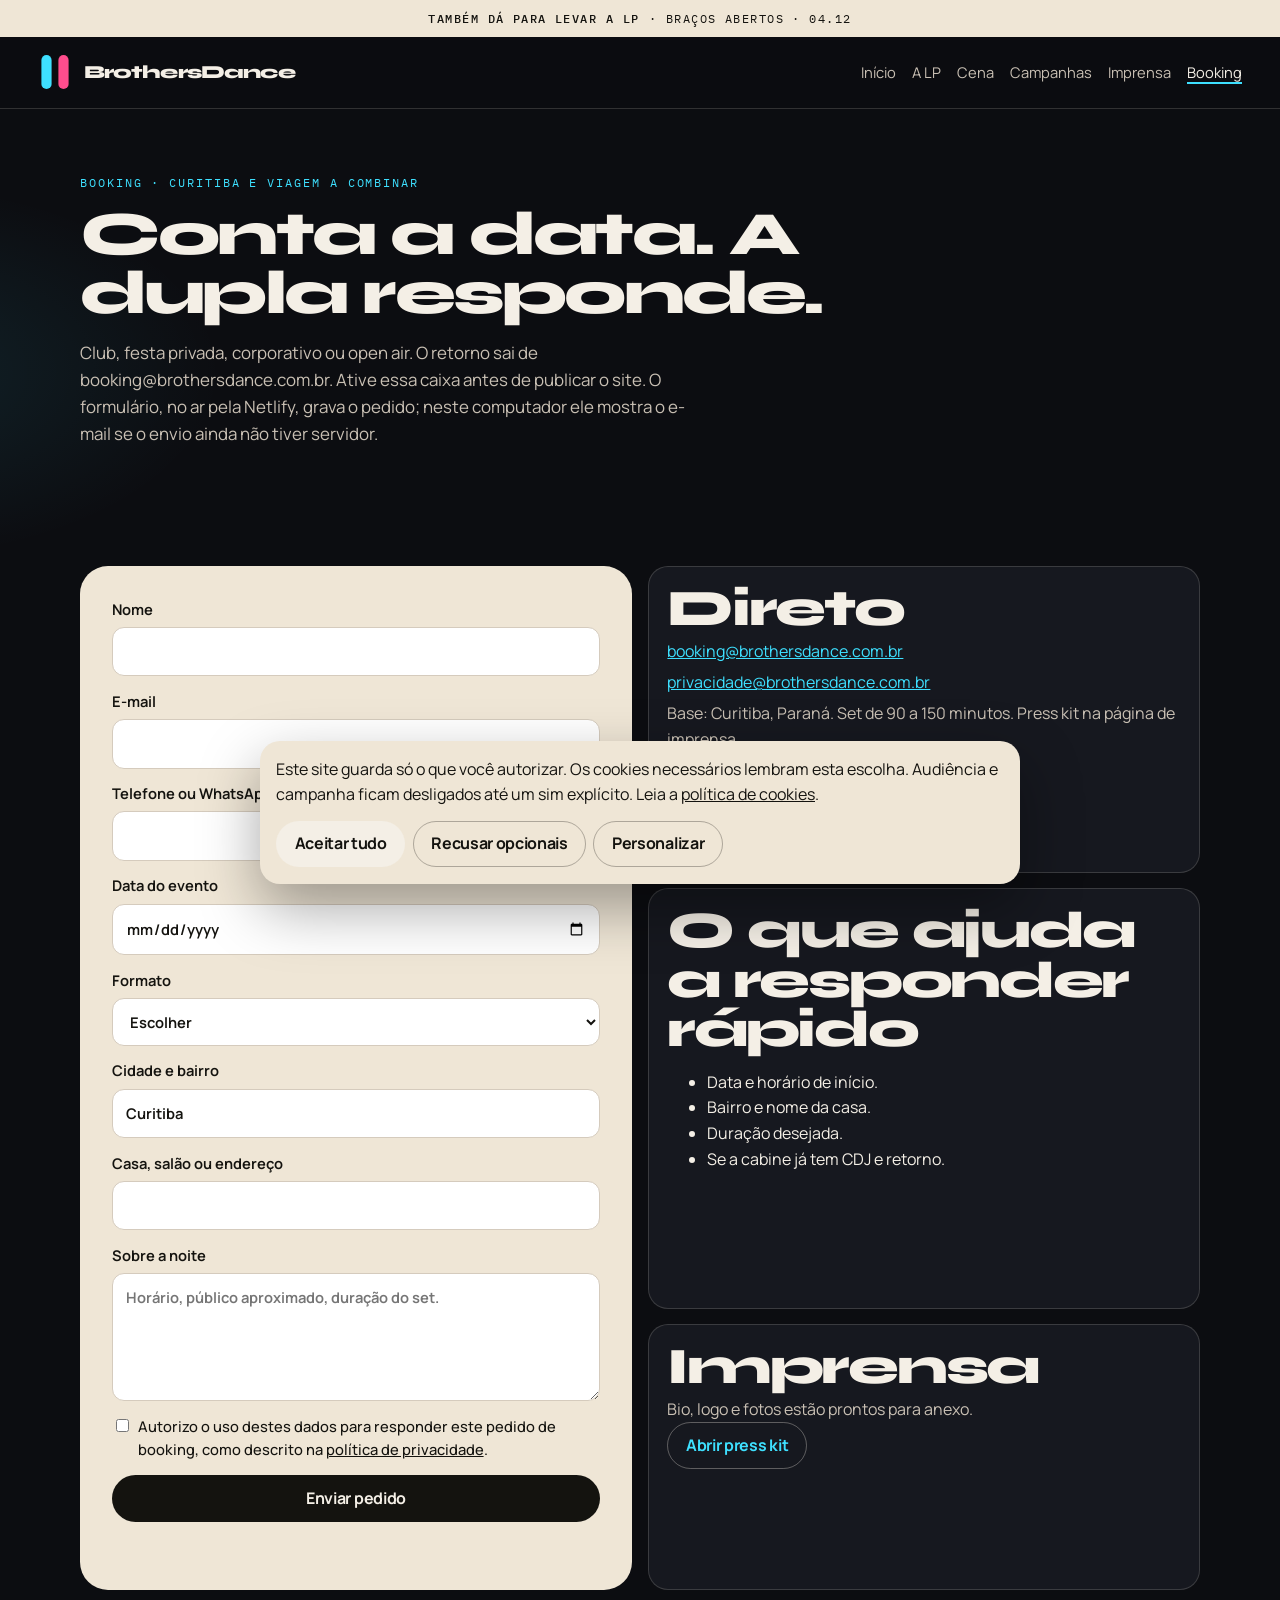
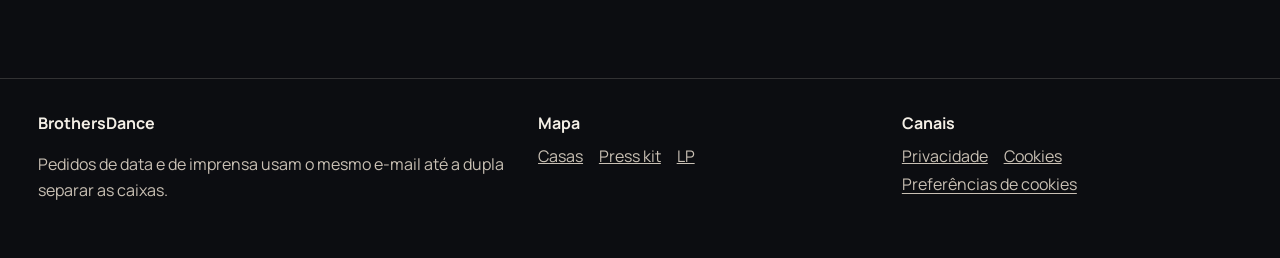
<file: contato.html>
<!DOCTYPE html>
<html lang="pt-BR">
<head>
  <meta charset="utf-8">
  <meta name="viewport" content="width=device-width, initial-scale=1">
  <title>Booking — BrothersDance</title>
  <meta name="description" content="Peça a BrothersDance para uma data em Curitiba: club, festa, corporativo ou open air. Formulário com consentimento da LGPD.">
  <link rel="canonical" href="https://brothersdance.com.br/contato.html">
  <meta property="og:title" content="Booking BrothersDance">
  <meta property="og:description" content="Formulário de data para a dupla de house de Curitiba.">
  <meta property="og:image" content="https://brothersdance.com.br/assets/criativos/hero-cabine.jpg">
  <meta property="og:url" content="https://brothersdance.com.br/contato.html">
  <meta property="og:type" content="website">
  <meta property="og:locale" content="pt_BR">
  <meta name="theme-color" content="#0c0d11">
  <link rel="icon" href="assets/marca/favicon.svg" type="image/svg+xml">
  <link rel="manifest" href="site.webmanifest">
  <link rel="preconnect" href="https://fonts.googleapis.com">
  <link rel="preconnect" href="https://fonts.gstatic.com" crossorigin>
  <link href="https://fonts.googleapis.com/css2?family=IBM+Plex+Mono:wght@400;500&family=Manrope:wght@400;500;600;700&family=Syne:wght@600;700;800&display=swap" rel="stylesheet">
  <link rel="stylesheet" href="css/styles.css">
  <script>document.documentElement.classList.add("js");</script>
</head>
<body>
  <a class="skip" href="#conteudo">Ir para o conteúdo</a>
  <a class="release-bar" href="lp.html"><strong>Também dá para levar a LP</strong> · Braços Abertos · 04.12</a>
  <header class="site-header">
    <a class="brand" href="index.html">
      <svg viewBox="0 0 32 40" aria-hidden="true"><rect width="12" height="40" rx="6" fill="#3ee0ff"/><rect x="20" width="12" height="40" rx="6" fill="#ff4d8d"/></svg>
      <span class="brand-name">BrothersDance</span>
    </a>
    <button class="nav-toggle" type="button" data-nav-toggle aria-expanded="false" aria-controls="menu">Menu</button>
    <nav class="nav" id="menu" data-nav aria-label="Principal">
      <a href="index.html">Início</a>
      <a href="lp.html">A LP</a>
      <a href="cena.html">Cena</a>
      <a href="campanhas.html">Campanhas</a>
      <a href="imprensa.html">Imprensa</a>
      <a href="contato.html" aria-current="page">Booking</a>
    </nav>
  </header>
  <main id="conteudo">
    <div class="wrap page-hero">
      <p class="kicker">Booking · Curitiba e viagem a combinar</p>
      <h1>Conta a data. A dupla responde.</h1>
      <p class="lede">Club, festa privada, corporativo ou open air. O retorno sai de booking@brothersdance.com.br. Ative essa caixa antes de publicar o site. O formulário, no ar pela Netlify, grava o pedido; neste computador ele mostra o e-mail se o envio ainda não tiver servidor.</p>
    </div>
    <section>
      <div class="wrap split">
        <form class="form paper panel" name="booking" method="POST" action="/contato.html?enviado=1" data-netlify="true" netlify-honeypot="bot-field">
          <input type="hidden" name="form-name" value="booking">
          <p class="hp"><label>Não preencha<input name="bot-field" tabindex="-1" autocomplete="off"></label></p>
          <label>Nome<input name="nome" type="text" autocomplete="name" required minlength="2"></label>
          <label>E-mail<input name="email" type="email" autocomplete="email" required></label>
          <label>Telefone ou WhatsApp<input name="telefone" type="tel" autocomplete="tel" inputmode="tel"></label>
          <label>Data do evento<input name="data" type="date" required></label>
          <label>Formato
            <select name="formato" required>
              <option value="">Escolher</option>
              <option>Club / pista</option>
              <option>Festa privada</option>
              <option>Corporativo</option>
              <option>Open air</option>
              <option>Escuta da LP</option>
              <option>Outro</option>
            </select>
          </label>
          <label>Cidade e bairro<input name="lugar" type="text" value="Curitiba" required></label>
          <label>Casa, salão ou endereço<input name="local" type="text"></label>
          <label>Sobre a noite<textarea name="mensagem" required minlength="12" placeholder="Horário, público aproximado, duração do set."></textarea></label>
          <label class="check"><input name="lgpd" type="checkbox" required> <span>Autorizo o uso destes dados para responder este pedido de booking, como descrito na <a href="privacidade.html">política de privacidade</a>.</span></label>
          <button class="btn btn-solid" type="submit">Enviar pedido</button>
          <p class="form-note" data-form-note role="status"></p>
        </form>
        <aside class="stack">
          <article class="card">
            <h2>Direto</h2>
            <p><a href="mailto:booking@brothersdance.com.br">booking@brothersdance.com.br</a></p>
            <p><a href="mailto:privacidade@brothersdance.com.br">privacidade@brothersdance.com.br</a></p>
            <p>Base: Curitiba, Paraná. Set de 90 a 150 minutos. Press kit na página de imprensa.</p>
          </article>
          <article class="card">
            <h2>O que ajuda a responder rápido</h2>
            <ul>
              <li>Data e horário de início.</li>
              <li>Bairro e nome da casa.</li>
              <li>Duração desejada.</li>
              <li>Se a cabine já tem CDJ e retorno.</li>
            </ul>
          </article>
          <article class="card">
            <h2>Imprensa</h2>
            <p>Bio, logo e fotos estão prontos para anexo.</p>
            <a class="btn btn-line" href="imprensa.html">Abrir press kit</a>
          </article>
        </aside>
      </div>
    </section>
  </main>
  <footer class="site-footer">
    <div>
      <strong>BrothersDance</strong>
      <p>Pedidos de data e de imprensa usam o mesmo e-mail até a dupla separar as caixas.</p>
    </div>
    <div>
      <strong>Mapa</strong>
      <a href="cena.html">Casas</a>
      <a href="imprensa.html">Press kit</a>
      <a href="lp.html">LP</a>
    </div>
    <div class="legal-links">
      <strong>Canais</strong>
      <a href="privacidade.html">Privacidade</a>
      <a href="cookies.html">Cookies</a>
      <button type="button" data-cookie-settings>Preferências de cookies</button>
    </div>
  </footer>
  <script src="js/site-data.js"></script>
  <script src="js/cookies.js"></script>
  <script src="js/main.js"></script>
</body>
</html>
</file>
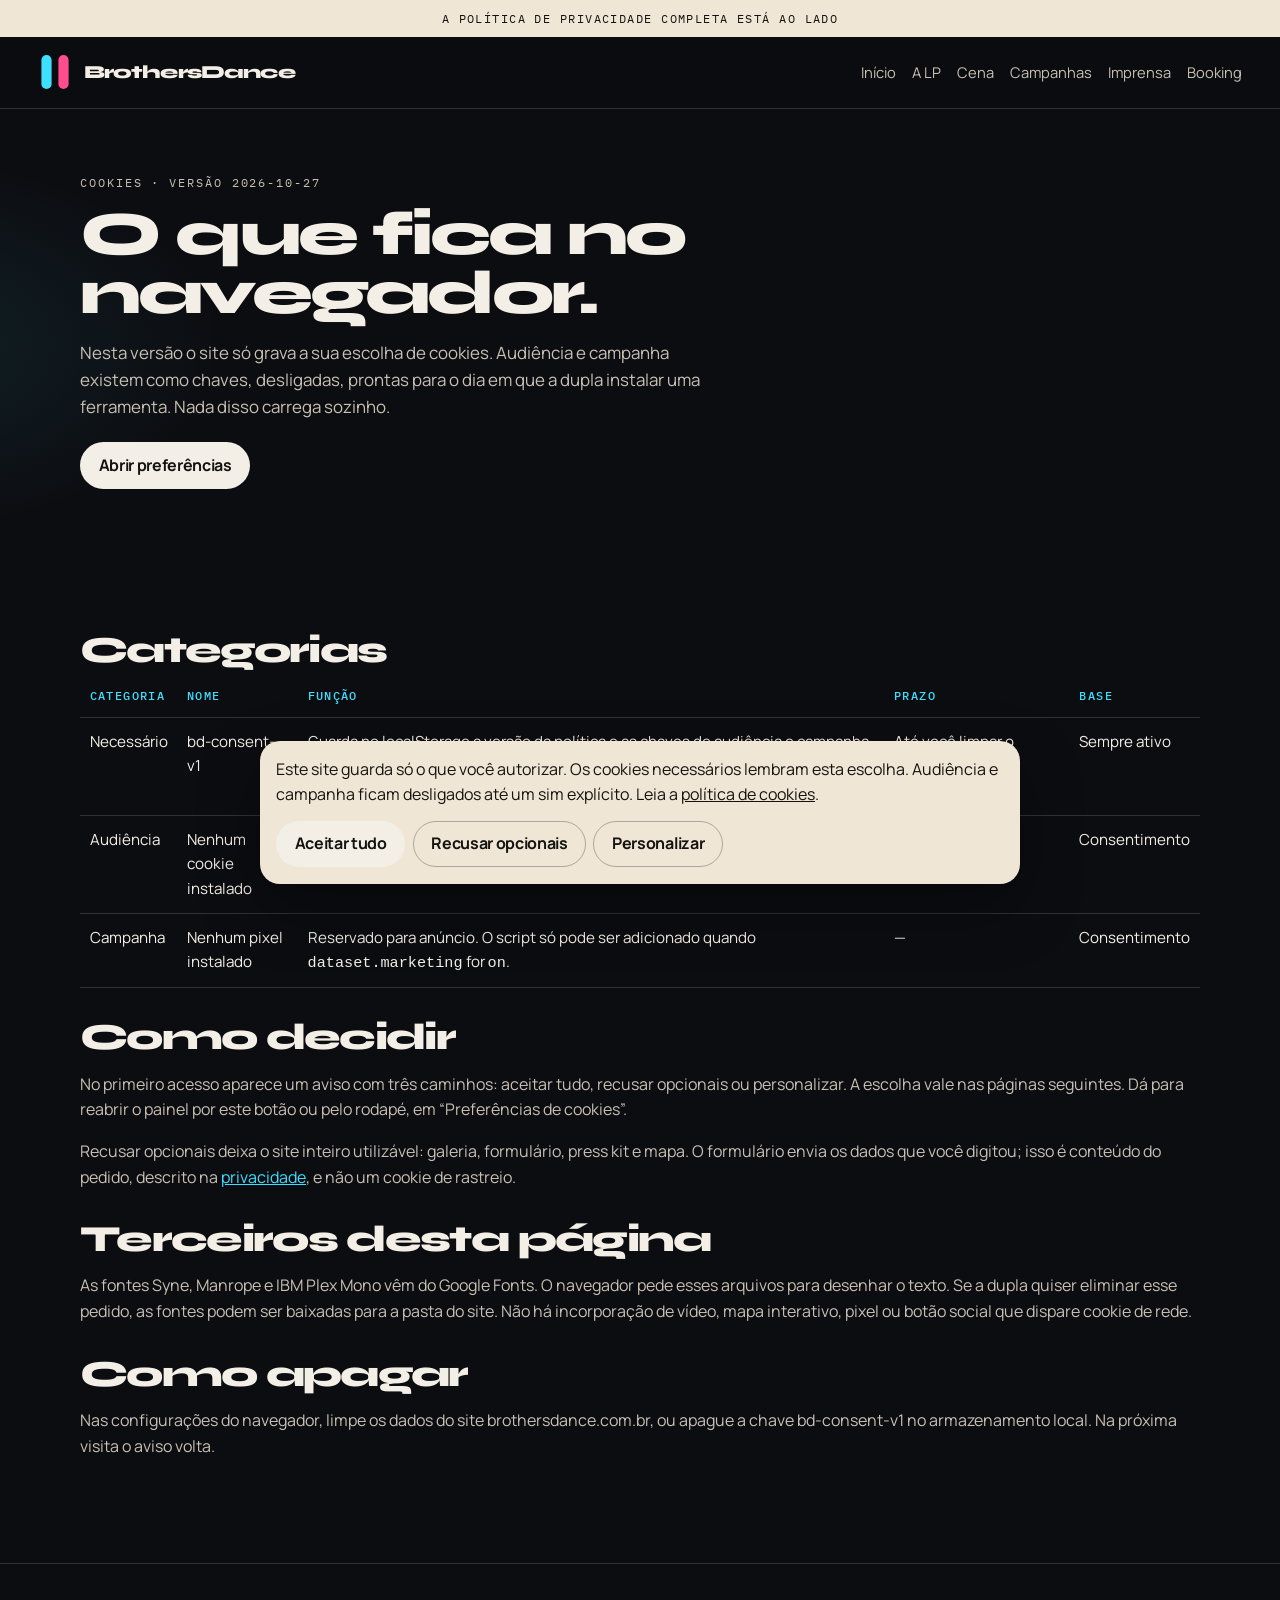
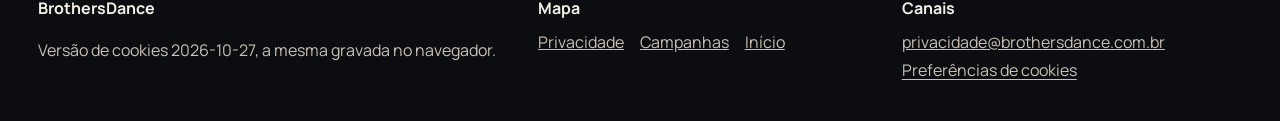
<file: cookies.html>
<!DOCTYPE html>
<html lang="pt-BR">
<head>
  <meta charset="utf-8">
  <meta name="viewport" content="width=device-width, initial-scale=1">
  <title>Cookies — BrothersDance</title>
  <meta name="description" content="Política de cookies da BrothersDance: necessários, audiência e campanha, com painel para aceitar, recusar ou personalizar.">
  <link rel="canonical" href="https://brothersdance.com.br/cookies.html">
  <meta name="theme-color" content="#0c0d11">
  <link rel="icon" href="assets/marca/favicon.svg" type="image/svg+xml">
  <link rel="manifest" href="site.webmanifest">
  <link rel="preconnect" href="https://fonts.googleapis.com">
  <link rel="preconnect" href="https://fonts.gstatic.com" crossorigin>
  <link href="https://fonts.googleapis.com/css2?family=IBM+Plex+Mono:wght@400;500&family=Manrope:wght@400;500;600;700&family=Syne:wght@600;700;800&display=swap" rel="stylesheet">
  <link rel="stylesheet" href="css/styles.css">
  <script>document.documentElement.classList.add("js");</script>
</head>
<body>
  <a class="skip" href="#conteudo">Ir para o conteúdo</a>
  <a class="release-bar" href="privacidade.html">A política de privacidade completa está ao lado</a>
  <header class="site-header">
    <a class="brand" href="index.html">
      <svg viewBox="0 0 32 40" aria-hidden="true"><rect width="12" height="40" rx="6" fill="#3ee0ff"/><rect x="20" width="12" height="40" rx="6" fill="#ff4d8d"/></svg>
      <span class="brand-name">BrothersDance</span>
    </a>
    <button class="nav-toggle" type="button" data-nav-toggle aria-expanded="false" aria-controls="menu">Menu</button>
    <nav class="nav" id="menu" data-nav aria-label="Principal">
      <a href="index.html">Início</a>
      <a href="lp.html">A LP</a>
      <a href="cena.html">Cena</a>
      <a href="campanhas.html">Campanhas</a>
      <a href="imprensa.html">Imprensa</a>
      <a href="contato.html">Booking</a>
    </nav>
  </header>
  <main id="conteudo" class="policy">
    <div class="wrap page-hero">
      <p class="kicker">Cookies · versão 2026-10-27</p>
      <h1>O que fica no navegador.</h1>
      <p class="lede">Nesta versão o site só grava a sua escolha de cookies. Audiência e campanha existem como chaves, desligadas, prontas para o dia em que a dupla instalar uma ferramenta. Nada disso carrega sozinho.</p>
      <p><button class="btn btn-solid" type="button" data-cookie-settings>Abrir preferências</button></p>
    </div>
    <section>
      <div class="wrap">
        <h2>Categorias</h2>
        <table>
          <thead>
            <tr><th>Categoria</th><th>Nome</th><th>Função</th><th>Prazo</th><th>Base</th></tr>
          </thead>
          <tbody>
            <tr>
              <td>Necessário</td>
              <td>bd-consent-v1</td>
              <td>Guarda no localStorage a versão da política e as chaves de audiência e campanha.</td>
              <td>Até você limpar o navegador ou até mudar a versão.</td>
              <td>Sempre ativo</td>
            </tr>
            <tr>
              <td>Audiência</td>
              <td>Nenhum cookie instalado</td>
              <td>Reservado para medição de visita. O script só pode ser adicionado quando <code>document.documentElement.dataset.analytics</code> for <code>on</code>.</td>
              <td>—</td>
              <td>Consentimento</td>
            </tr>
            <tr>
              <td>Campanha</td>
              <td>Nenhum pixel instalado</td>
              <td>Reservado para anúncio. O script só pode ser adicionado quando <code>dataset.marketing</code> for <code>on</code>.</td>
              <td>—</td>
              <td>Consentimento</td>
            </tr>
          </tbody>
        </table>
        <h2>Como decidir</h2>
        <p>No primeiro acesso aparece um aviso com três caminhos: aceitar tudo, recusar opcionais ou personalizar. A escolha vale nas páginas seguintes. Dá para reabrir o painel por este botão ou pelo rodapé, em “Preferências de cookies”.</p>
        <p>Recusar opcionais deixa o site inteiro utilizável: galeria, formulário, press kit e mapa. O formulário envia os dados que você digitou; isso é conteúdo do pedido, descrito na <a href="privacidade.html">privacidade</a>, e não um cookie de rastreio.</p>
        <h2>Terceiros desta página</h2>
        <p>As fontes Syne, Manrope e IBM Plex Mono vêm do Google Fonts. O navegador pede esses arquivos para desenhar o texto. Se a dupla quiser eliminar esse pedido, as fontes podem ser baixadas para a pasta do site. Não há incorporação de vídeo, mapa interativo, pixel ou botão social que dispare cookie de rede.</p>
        <h2>Como apagar</h2>
        <p>Nas configurações do navegador, limpe os dados do site brothersdance.com.br, ou apague a chave bd-consent-v1 no armazenamento local. Na próxima visita o aviso volta.</p>
      </div>
    </section>
  </main>
  <footer class="site-footer">
    <div>
      <strong>BrothersDance</strong>
      <p>Versão de cookies 2026-10-27, a mesma gravada no navegador.</p>
    </div>
    <div>
      <strong>Mapa</strong>
      <a href="privacidade.html">Privacidade</a>
      <a href="campanhas.html">Campanhas</a>
      <a href="index.html">Início</a>
    </div>
    <div class="legal-links">
      <strong>Canais</strong>
      <a href="mailto:privacidade@brothersdance.com.br">privacidade@brothersdance.com.br</a>
      <button type="button" data-cookie-settings>Preferências de cookies</button>
    </div>
  </footer>
  <script src="js/site-data.js"></script>
  <script src="js/cookies.js"></script>
  <script src="js/main.js"></script>
</body>
</html>
</file>
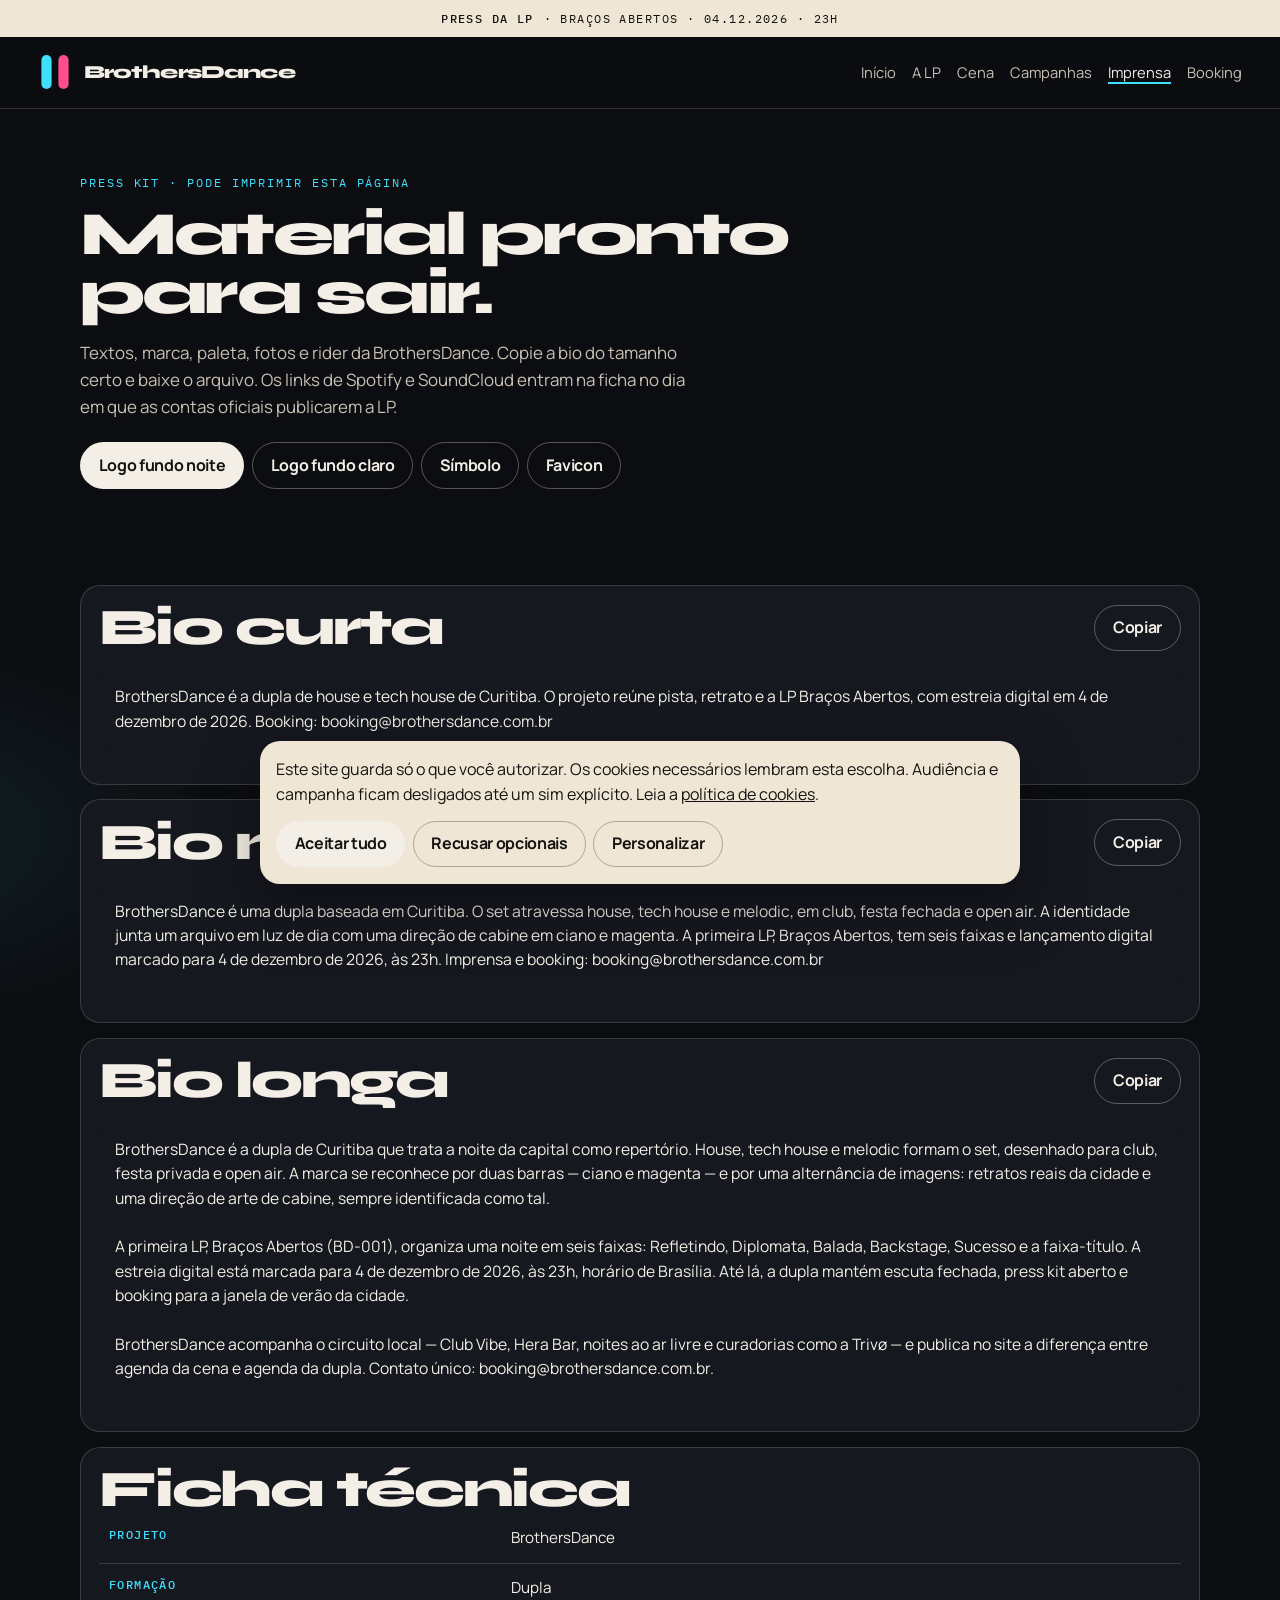
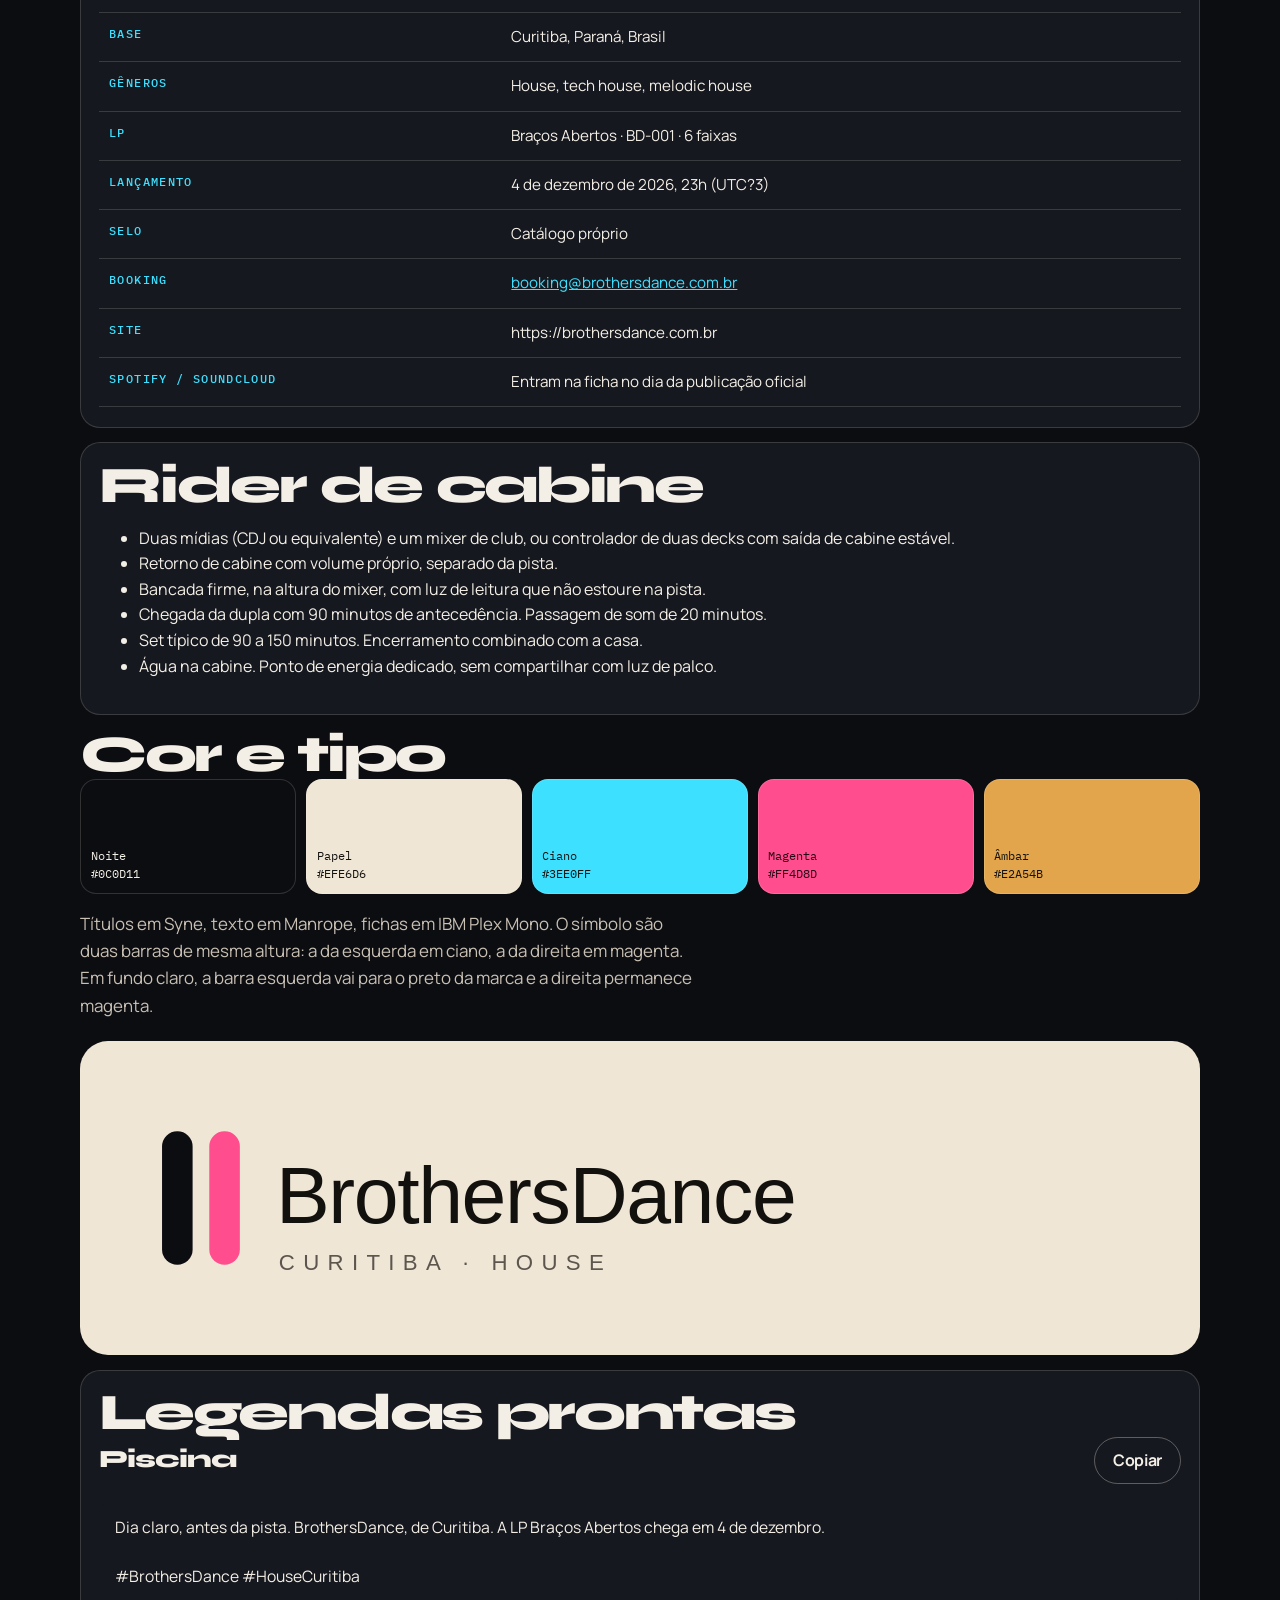
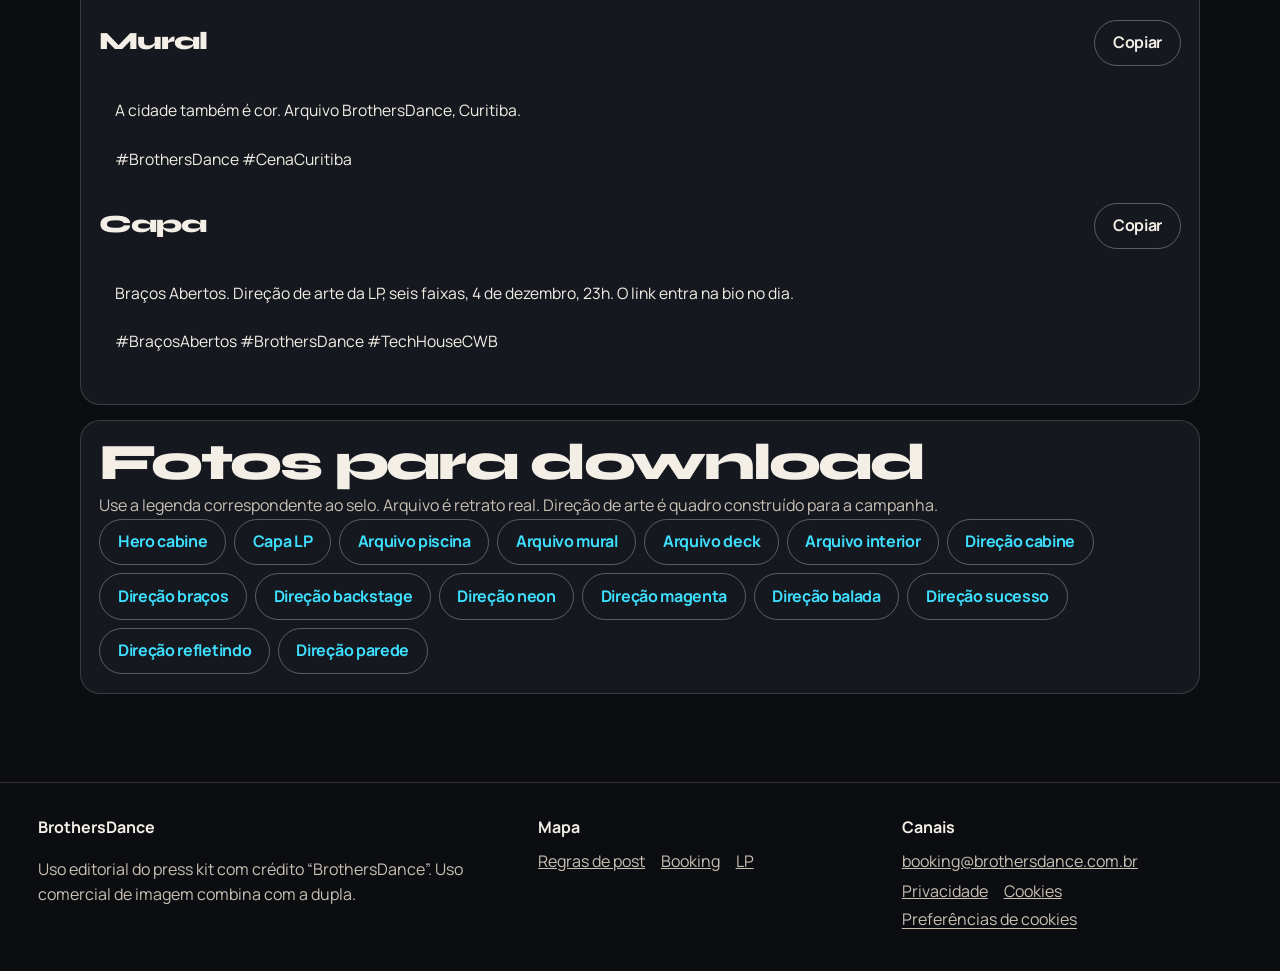
<file: imprensa.html>
<!DOCTYPE html>
<html lang="pt-BR">
<head>
  <meta charset="utf-8">
  <meta name="viewport" content="width=device-width, initial-scale=1">
  <title>Press kit — BrothersDance</title>
  <meta name="description" content="Press kit da BrothersDance: bios, logotipo, cores, fotos, rider, legendas e ficha da LP Braços Abertos. Curitiba.">
  <link rel="canonical" href="https://brothersdance.com.br/imprensa.html">
  <meta property="og:title" content="Press kit BrothersDance">
  <meta property="og:description" content="Bios, marca, fotos e rider da dupla de Curitiba.">
  <meta property="og:image" content="https://brothersdance.com.br/assets/marca/logo.svg">
  <meta property="og:url" content="https://brothersdance.com.br/imprensa.html">
  <meta property="og:type" content="website">
  <meta property="og:locale" content="pt_BR">
  <meta name="theme-color" content="#0c0d11">
  <link rel="icon" href="assets/marca/favicon.svg" type="image/svg+xml">
  <link rel="manifest" href="site.webmanifest">
  <link rel="preconnect" href="https://fonts.googleapis.com">
  <link rel="preconnect" href="https://fonts.gstatic.com" crossorigin>
  <link href="https://fonts.googleapis.com/css2?family=IBM+Plex+Mono:wght@400;500&family=Manrope:wght@400;500;600;700&family=Syne:wght@600;700;800&display=swap" rel="stylesheet">
  <link rel="stylesheet" href="css/styles.css">
  <script>document.documentElement.classList.add("js");</script>
</head>
<body>
  <a class="skip" href="#conteudo">Ir para o conteúdo</a>
  <a class="release-bar" href="lp.html"><strong>Press da LP</strong> · Braços Abertos · 04.12.2026 · 23h</a>
  <header class="site-header">
    <a class="brand" href="index.html">
      <svg viewBox="0 0 32 40" aria-hidden="true"><rect width="12" height="40" rx="6" fill="#3ee0ff"/><rect x="20" width="12" height="40" rx="6" fill="#ff4d8d"/></svg>
      <span class="brand-name">BrothersDance</span>
    </a>
    <button class="nav-toggle" type="button" data-nav-toggle aria-expanded="false" aria-controls="menu">Menu</button>
    <nav class="nav" id="menu" data-nav aria-label="Principal">
      <a href="index.html">Início</a>
      <a href="lp.html">A LP</a>
      <a href="cena.html">Cena</a>
      <a href="campanhas.html">Campanhas</a>
      <a href="imprensa.html" aria-current="page">Imprensa</a>
      <a href="contato.html">Booking</a>
    </nav>
  </header>
  <main id="conteudo">
    <div class="wrap page-hero">
      <p class="kicker">Press kit · pode imprimir esta página</p>
      <h1>Material pronto para sair.</h1>
      <p class="lede">Textos, marca, paleta, fotos e rider da BrothersDance. Copie a bio do tamanho certo e baixe o arquivo. Os links de Spotify e SoundCloud entram na ficha no dia em que as contas oficiais publicarem a LP.</p>
      <div class="downloads">
        <a class="btn btn-solid" href="assets/marca/logo.svg" download>Logo fundo noite</a>
        <a class="btn btn-line" href="assets/marca/logo-claro.svg" download>Logo fundo claro</a>
        <a class="btn btn-line" href="assets/marca/mark.svg" download>Símbolo</a>
        <a class="btn btn-line" href="assets/marca/favicon.svg" download>Favicon</a>
      </div>
    </div>
    <section>
      <div class="wrap stack">
        <article class="card">
          <div class="copy-row">
            <h2>Bio curta</h2>
            <button class="btn btn-line" type="button" data-copy="#bio-curta">Copiar</button>
          </div>
          <pre class="bio" id="bio-curta">BrothersDance é a dupla de house e tech house de Curitiba. O projeto reúne pista, retrato e a LP Braços Abertos, com estreia digital em 4 de dezembro de 2026. Booking: booking@brothersdance.com.br</pre>
        </article>
        <article class="card">
          <div class="copy-row">
            <h2>Bio média</h2>
            <button class="btn btn-line" type="button" data-copy="#bio-media">Copiar</button>
          </div>
          <pre class="bio" id="bio-media">BrothersDance é uma dupla baseada em Curitiba. O set atravessa house, tech house e melodic, em club, festa fechada e open air. A identidade junta um arquivo em luz de dia com uma direção de cabine em ciano e magenta. A primeira LP, Braços Abertos, tem seis faixas e lançamento digital marcado para 4 de dezembro de 2026, às 23h. Imprensa e booking: booking@brothersdance.com.br</pre>
        </article>
        <article class="card">
          <div class="copy-row">
            <h2>Bio longa</h2>
            <button class="btn btn-line" type="button" data-copy="#bio-longa">Copiar</button>
          </div>
          <pre class="bio" id="bio-longa">BrothersDance é a dupla de Curitiba que trata a noite da capital como repertório. House, tech house e melodic formam o set, desenhado para club, festa privada e open air. A marca se reconhece por duas barras — ciano e magenta — e por uma alternância de imagens: retratos reais da cidade e uma direção de arte de cabine, sempre identificada como tal.

A primeira LP, Braços Abertos (BD-001), organiza uma noite em seis faixas: Refletindo, Diplomata, Balada, Backstage, Sucesso e a faixa-título. A estreia digital está marcada para 4 de dezembro de 2026, às 23h, horário de Brasília. Até lá, a dupla mantém escuta fechada, press kit aberto e booking para a janela de verão da cidade.

BrothersDance acompanha o circuito local — Club Vibe, Hera Bar, noites ao ar livre e curadorias como a Trivø — e publica no site a diferença entre agenda da cena e agenda da dupla. Contato único: booking@brothersdance.com.br.</pre>
        </article>
        <article class="card">
          <h2>Ficha técnica</h2>
          <table>
            <tbody>
              <tr><th>Projeto</th><td>BrothersDance</td></tr>
              <tr><th>Formação</th><td>Dupla</td></tr>
              <tr><th>Base</th><td>Curitiba, Paraná, Brasil</td></tr>
              <tr><th>Gêneros</th><td>House, tech house, melodic house</td></tr>
              <tr><th>LP</th><td>Braços Abertos · BD-001 · 6 faixas</td></tr>
              <tr><th>Lançamento</th><td>4 de dezembro de 2026, 23h (UTC?3)</td></tr>
              <tr><th>Selo</th><td>Catálogo próprio</td></tr>
              <tr><th>Booking</th><td><a href="mailto:booking@brothersdance.com.br">booking@brothersdance.com.br</a></td></tr>
              <tr><th>Site</th><td>https://brothersdance.com.br</td></tr>
              <tr><th>Spotify / SoundCloud</th><td>Entram na ficha no dia da publicação oficial</td></tr>
            </tbody>
          </table>
        </article>
        <article class="card">
          <h2>Rider de cabine</h2>
          <ul>
            <li>Duas mídias (CDJ ou equivalente) e um mixer de club, ou controlador de duas decks com saída de cabine estável.</li>
            <li>Retorno de cabine com volume próprio, separado da pista.</li>
            <li>Bancada firme, na altura do mixer, com luz de leitura que não estoure na pista.</li>
            <li>Chegada da dupla com 90 minutos de antecedência. Passagem de som de 20 minutos.</li>
            <li>Set típico de 90 a 150 minutos. Encerramento combinado com a casa.</li>
            <li>Água na cabine. Ponto de energia dedicado, sem compartilhar com luz de palco.</li>
          </ul>
        </article>
        <article>
          <h2>Cor e tipo</h2>
          <div class="swatches">
            <div class="swatch" style="background:#0c0d11;color:#f4efe6">Noite<br>#0C0D11</div>
            <div class="swatch" style="background:#efe6d6;color:#14130f">Papel<br>#EFE6D6</div>
            <div class="swatch" style="background:#3ee0ff;color:#14130f">Ciano<br>#3EE0FF</div>
            <div class="swatch" style="background:#ff4d8d;color:#2a0614">Magenta<br>#FF4D8D</div>
            <div class="swatch" style="background:#e2a54b;color:#14130f">Âmbar<br>#E2A54B</div>
          </div>
          <p class="lede" style="margin-top:1rem">Títulos em Syne, texto em Manrope, fichas em IBM Plex Mono. O símbolo são duas barras de mesma altura: a da esquerda em ciano, a da direita em magenta. Em fundo claro, a barra esquerda vai para o preto da marca e a direita permanece magenta.</p>
          <div class="paper panel">
            <img src="assets/marca/logo-claro.svg" alt="Logotipo BrothersDance na versão para fundo claro.">
          </div>
        </article>
        <article class="card">
          <h2>Legendas prontas</h2>
          <div class="copy-row"><h3>Piscina</h3><button class="btn btn-line" type="button" data-copy="#leg-1">Copiar</button></div>
          <pre class="bio" id="leg-1">Dia claro, antes da pista. BrothersDance, de Curitiba. A LP Braços Abertos chega em 4 de dezembro.

#BrothersDance #HouseCuritiba</pre>
          <div class="copy-row"><h3>Mural</h3><button class="btn btn-line" type="button" data-copy="#leg-2">Copiar</button></div>
          <pre class="bio" id="leg-2">A cidade também é cor. Arquivo BrothersDance, Curitiba.

#BrothersDance #CenaCuritiba</pre>
          <div class="copy-row"><h3>Capa</h3><button class="btn btn-line" type="button" data-copy="#leg-3">Copiar</button></div>
          <pre class="bio" id="leg-3">Braços Abertos. Direção de arte da LP, seis faixas, 4 de dezembro, 23h. O link entra na bio no dia.

#BraçosAbertos #BrothersDance #TechHouseCWB</pre>
        </article>
        <article class="card">
          <h2>Fotos para download</h2>
          <p>Use a legenda correspondente ao selo. Arquivo é retrato real. Direção de arte é quadro construído para a campanha.</p>
          <div class="downloads">
            <a class="btn btn-line" href="assets/criativos/hero-cabine.jpg" download>Hero cabine</a>
            <a class="btn btn-line" href="assets/criativos/lp-bracos-abertos.jpg" download>Capa LP</a>
            <a class="btn btn-line" href="assets/fotos/retrato-piscina.png" download>Arquivo piscina</a>
            <a class="btn btn-line" href="assets/fotos/retrato-mural.png" download>Arquivo mural</a>
            <a class="btn btn-line" href="assets/fotos/retrato-deck.jpg" download>Arquivo deck</a>
            <a class="btn btn-line" href="assets/fotos/retrato-interior.png" download>Arquivo interior</a>
            <a class="btn btn-line" href="assets/fotos/direcao-cabine.png" download>Direção cabine</a>
            <a class="btn btn-line" href="assets/fotos/direcao-bracos.png" download>Direção braços</a>
            <a class="btn btn-line" href="assets/fotos/direcao-backstage.png" download>Direção backstage</a>
            <a class="btn btn-line" href="assets/fotos/direcao-neon.png" download>Direção neon</a>
            <a class="btn btn-line" href="assets/fotos/direcao-magenta.png" download>Direção magenta</a>
            <a class="btn btn-line" href="assets/fotos/direcao-balada.png" download>Direção balada</a>
            <a class="btn btn-line" href="assets/fotos/direcao-sucesso.png" download>Direção sucesso</a>
            <a class="btn btn-line" href="assets/fotos/direcao-refletindo.png" download>Direção refletindo</a>
            <a class="btn btn-line" href="assets/fotos/direcao-parede.png" download>Direção parede</a>
          </div>
        </article>
      </div>
    </section>
  </main>
  <footer class="site-footer">
    <div>
      <strong>BrothersDance</strong>
      <p>Uso editorial do press kit com crédito “BrothersDance”. Uso comercial de imagem combina com a dupla.</p>
    </div>
    <div>
      <strong>Mapa</strong>
      <a href="campanhas.html">Regras de post</a>
      <a href="contato.html">Booking</a>
      <a href="lp.html">LP</a>
    </div>
    <div class="legal-links">
      <strong>Canais</strong>
      <a href="mailto:booking@brothersdance.com.br">booking@brothersdance.com.br</a>
      <a href="privacidade.html">Privacidade</a>
      <a href="cookies.html">Cookies</a>
      <button type="button" data-cookie-settings>Preferências de cookies</button>
    </div>
  </footer>
  <script src="js/site-data.js"></script>
  <script src="js/cookies.js"></script>
  <script src="js/main.js"></script>
</body>
</html>
</file>
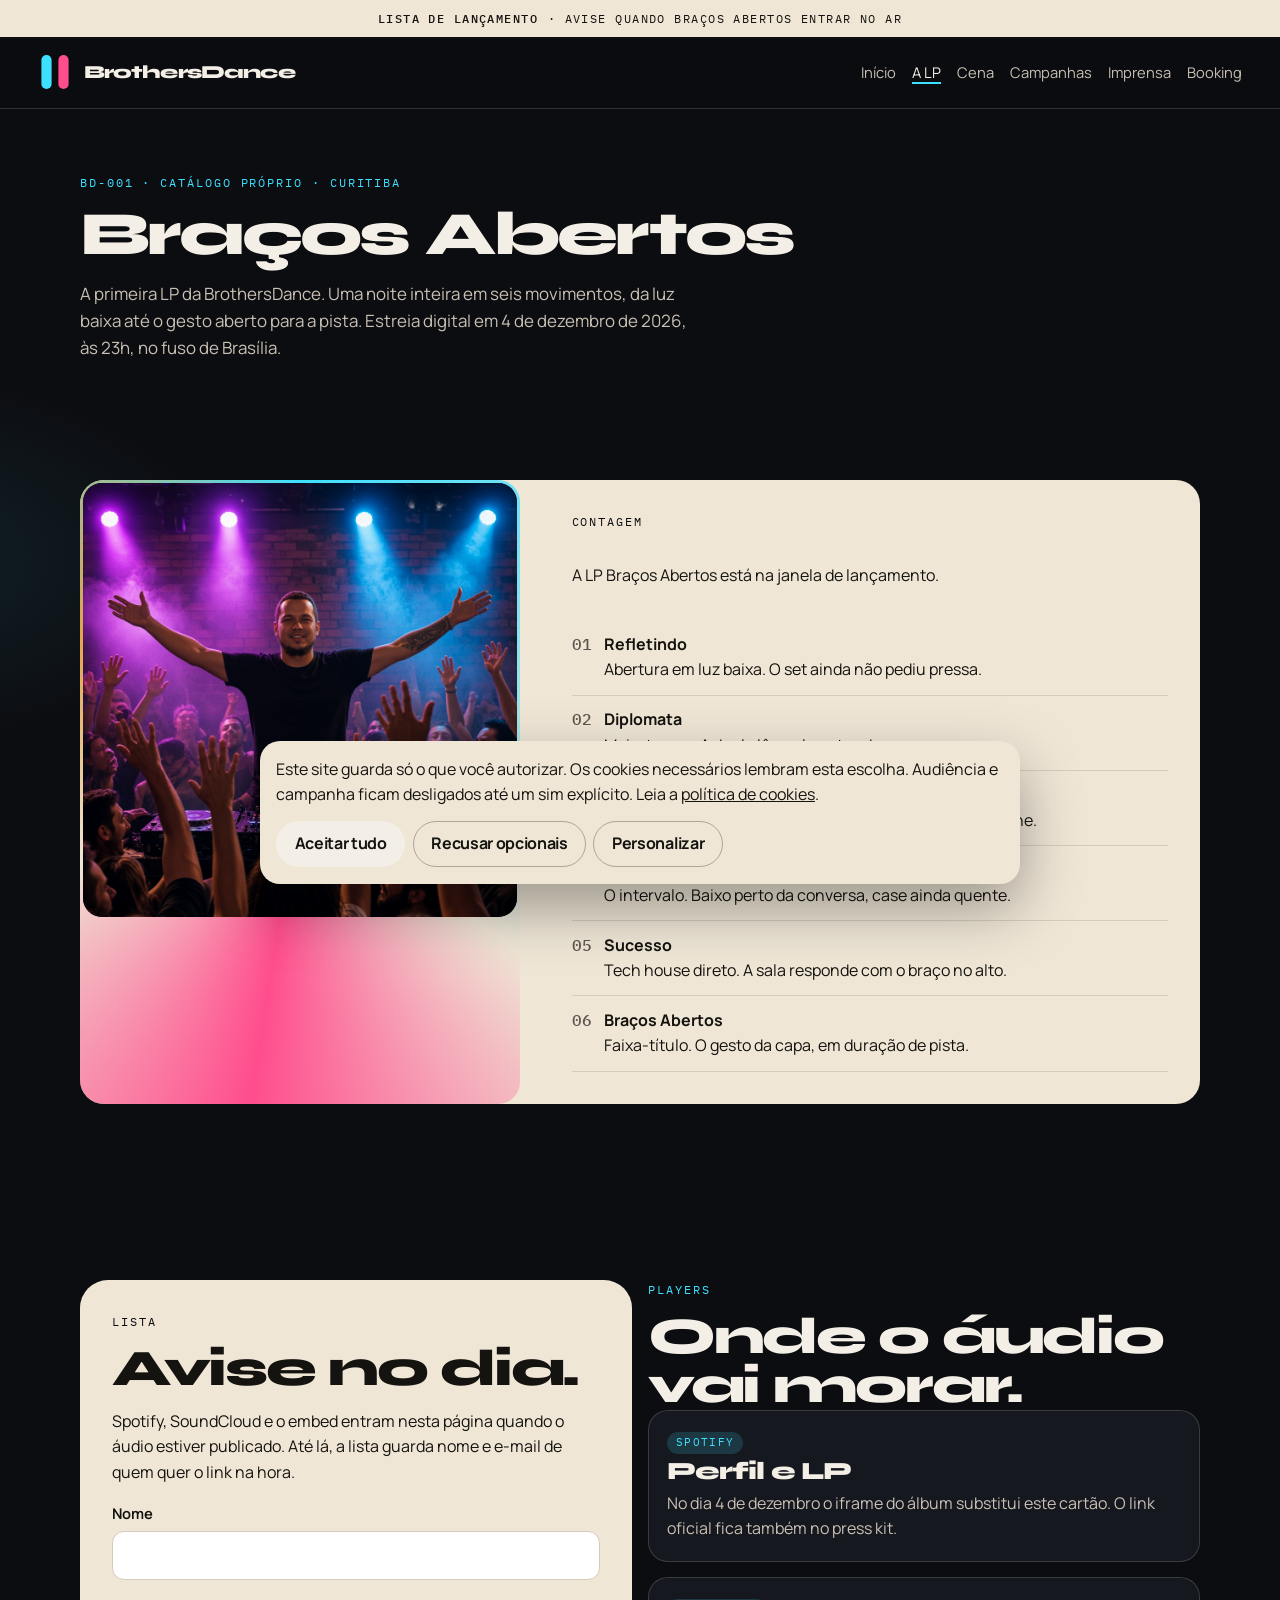
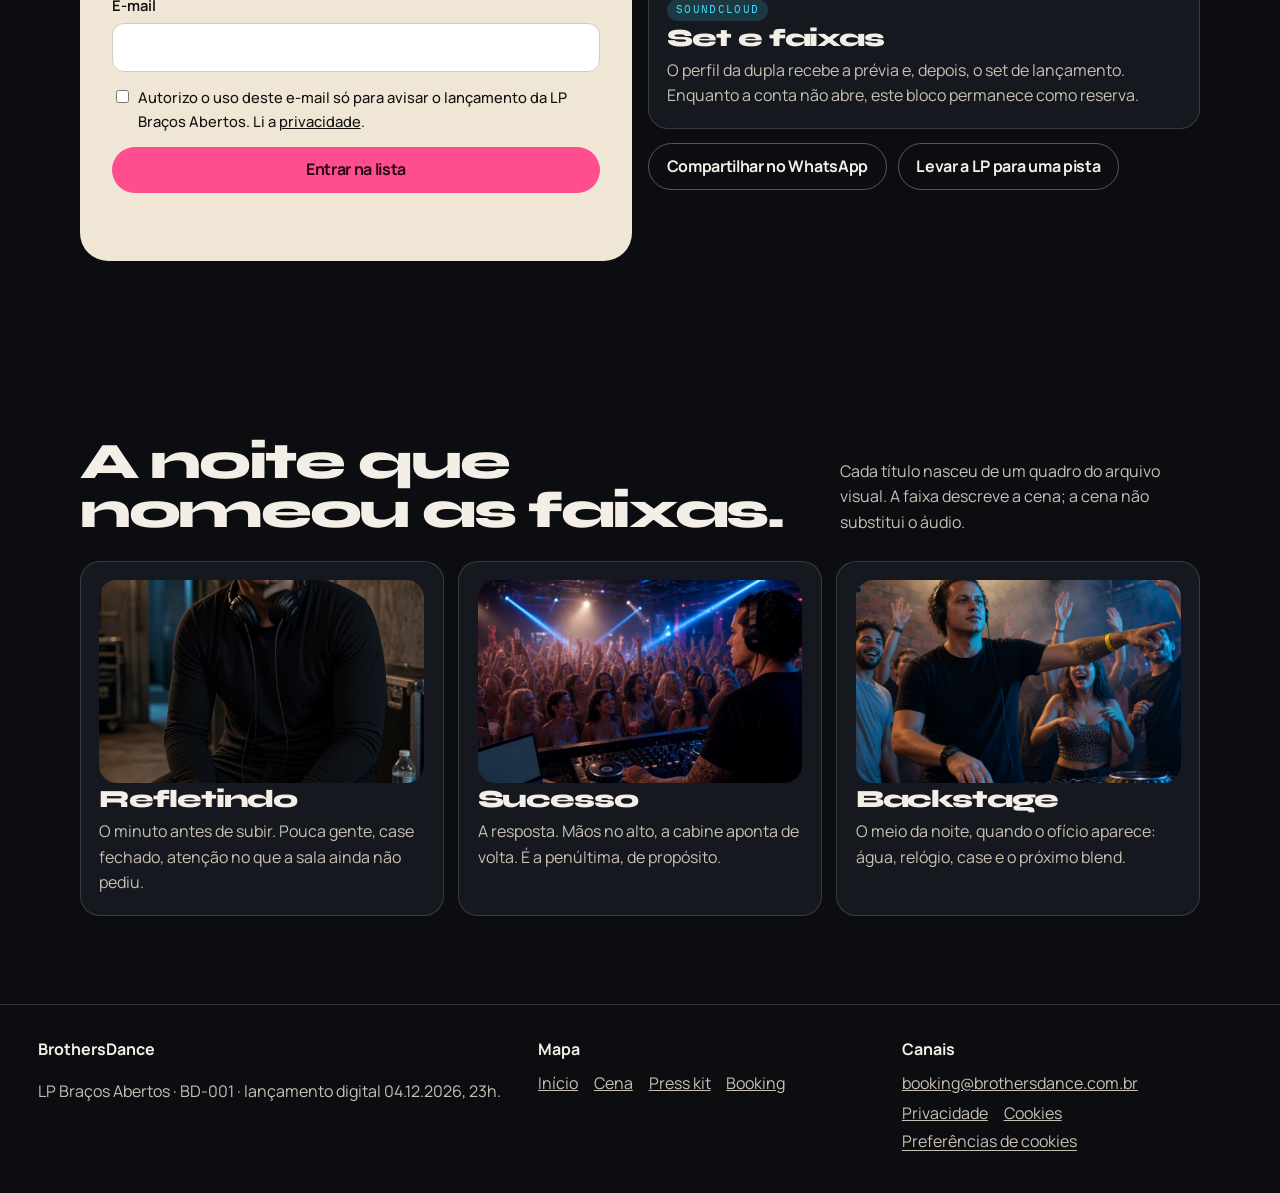
<file: lp.html>
<!DOCTYPE html>
<html lang="pt-BR">
<head>
  <meta charset="utf-8">
  <meta name="viewport" content="width=device-width, initial-scale=1">
  <title>Braços Abertos — LP BrothersDance</title>
  <meta name="description" content="Página de lançamento da LP Braços Abertos, da dupla BrothersDance, de Curitiba. Seis faixas. Estreia digital em 4 de dezembro de 2026, às 23h.">
  <link rel="canonical" href="https://brothersdance.com.br/lp.html">
  <meta property="og:type" content="music.album">
  <meta property="og:locale" content="pt_BR">
  <meta property="og:site_name" content="BrothersDance">
  <meta property="og:title" content="Braços Abertos — LP BrothersDance">
  <meta property="og:description" content="LP de estreia da dupla de Curitiba. 4 de dezembro de 2026, 23h.">
  <meta property="og:url" content="https://brothersdance.com.br/lp.html">
  <meta property="og:image" content="https://brothersdance.com.br/assets/criativos/lp-bracos-abertos.jpg">
  <meta name="twitter:card" content="summary_large_image">
  <meta name="theme-color" content="#0c0d11">
  <link rel="icon" href="assets/marca/favicon.svg" type="image/svg+xml">
  <link rel="apple-touch-icon" href="assets/marca/apple-touch.jpg">
  <link rel="manifest" href="site.webmanifest">
  <link rel="preconnect" href="https://fonts.googleapis.com">
  <link rel="preconnect" href="https://fonts.gstatic.com" crossorigin>
  <link href="https://fonts.googleapis.com/css2?family=IBM+Plex+Mono:wght@400;500&family=Manrope:wght@400;500;600;700&family=Syne:wght@600;700;800&display=swap" rel="stylesheet">
  <link rel="stylesheet" href="css/styles.css">
  <script type="application/ld+json">
  {
    "@context": "https://schema.org",
    "@type": "MusicAlbum",
    "name": "Braços Abertos",
    "byArtist": { "@type": "MusicGroup", "name": "BrothersDance" },
    "numTracks": 6,
    "datePublished": "2026-12-04",
    "genre": ["House", "Tech House"]
  }
  </script>
  <script>document.documentElement.classList.add("js");</script>
</head>
<body>
  <a class="skip" href="#conteudo">Ir para o conteúdo</a>
  <a class="release-bar" href="#lista"><strong>Lista de lançamento</strong> · avise quando Braços Abertos entrar no ar</a>
  <header class="site-header">
    <a class="brand" href="index.html">
      <svg viewBox="0 0 32 40" aria-hidden="true"><rect width="12" height="40" rx="6" fill="#3ee0ff"/><rect x="20" width="12" height="40" rx="6" fill="#ff4d8d"/></svg>
      <span class="brand-name">BrothersDance</span>
    </a>
    <button class="nav-toggle" type="button" data-nav-toggle aria-expanded="false" aria-controls="menu">Menu</button>
    <nav class="nav" id="menu" data-nav aria-label="Principal">
      <a href="index.html">Início</a>
      <a href="lp.html" aria-current="page">A LP</a>
      <a href="cena.html">Cena</a>
      <a href="campanhas.html">Campanhas</a>
      <a href="imprensa.html">Imprensa</a>
      <a href="contato.html">Booking</a>
    </nav>
  </header>
  <main id="conteudo">
    <div class="wrap page-hero">
      <p class="kicker">BD-001 · Catálogo próprio · Curitiba</p>
      <h1>Braços Abertos</h1>
      <p class="lede">A primeira LP da BrothersDance. Uma noite inteira em seis movimentos, da luz baixa até o gesto aberto para a pista. Estreia digital em 4 de dezembro de 2026, às 23h, no fuso de Brasília.</p>
    </div>
    <section>
      <div class="wrap ticket">
        <div class="cover-ring">
          <div class="frame frame-square">
            <img src="assets/criativos/lp-bracos-abertos.jpg" alt="Capa fotográfica da LP Braços Abertos, com braços abertos sobre a pista.">
          </div>
        </div>
        <div class="panel">
          <p class="kicker" style="color:#0c0d11">Contagem</p>
          <div class="countdown" data-countdown aria-live="polite" aria-atomic="true">
            <div><strong data-unit="d">00</strong><span>dias</span></div>
            <div><strong data-unit="h">00</strong><span>horas</span></div>
            <div><strong data-unit="m">00</strong><span>min</span></div>
            <div><strong data-unit="s">00</strong><span>seg</span></div>
          </div>
          <ol class="track-list">
            <li><b>01</b><span><strong>Refletindo</strong><br>Abertura em luz baixa. O set ainda não pediu pressa.</span></li>
            <li><b>02</b><span><strong>Diplomata</strong><br>Meio-tempo. A dupla lê a sala antes de empurrar.</span></li>
            <li><b>03</b><span><strong>Balada</strong><br>House com corpo. A faixa em que a pista encosta na cabine.</span></li>
            <li><b>04</b><span><strong>Backstage</strong><br>O intervalo. Baixo perto da conversa, case ainda quente.</span></li>
            <li><b>05</b><span><strong>Sucesso</strong><br>Tech house direto. A sala responde com o braço no alto.</span></li>
            <li><b>06</b><span><strong>Braços Abertos</strong><br>Faixa-título. O gesto da capa, em duração de pista.</span></li>
          </ol>
        </div>
      </div>
    </section>
    <section>
      <div class="wrap split">
        <article class="paper panel" id="lista">
          <p class="kicker" style="color:#0c0d11">Lista</p>
          <h2>Avise no dia.</h2>
          <p>Spotify, SoundCloud e o embed entram nesta página quando o áudio estiver publicado. Até lá, a lista guarda nome e e-mail de quem quer o link na hora.</p>
          <form class="form" name="lp-aviso" method="POST" action="/lp.html?enviado=1" data-netlify="true" netlify-honeypot="bot-field">
            <input type="hidden" name="form-name" value="lp-aviso">
            <p class="hp"><label>Não preencha este campo<input name="bot-field" tabindex="-1" autocomplete="off"></label></p>
            <label>Nome<input name="nome" type="text" autocomplete="name" required minlength="2"></label>
            <label>E-mail<input name="email" type="email" autocomplete="email" required></label>
            <label class="check"><input name="lgpd" type="checkbox" required> <span>Autorizo o uso deste e-mail só para avisar o lançamento da LP Braços Abertos. Li a <a href="privacidade.html">privacidade</a>.</span></label>
            <button class="btn btn-magenta" type="submit">Entrar na lista</button>
            <p class="form-note" data-form-note role="status"></p>
          </form>
        </article>
        <article>
          <p class="kicker">Players</p>
          <h2>Onde o áudio vai morar.</h2>
          <div class="stack">
            <article class="card">
              <span class="tag">Spotify</span>
              <h3>Perfil e LP</h3>
              <p>No dia 4 de dezembro o iframe do álbum substitui este cartão. O link oficial fica também no press kit.</p>
            </article>
            <article class="card">
              <span class="tag">SoundCloud</span>
              <h3>Set e faixas</h3>
              <p>O perfil da dupla recebe a prévia e, depois, o set de lançamento. Enquanto a conta não abre, este bloco permanece como reserva.</p>
            </article>
            <div class="actions">
              <a class="btn btn-line" href="https://wa.me/?text=LP%20Bra%C3%A7os%20Abertos%20%E2%80%94%20BrothersDance%20https%3A%2F%2Fbrothersdance.com.br%2Flp.html">Compartilhar no WhatsApp</a>
              <a class="btn btn-line" href="contato.html">Levar a LP para uma pista</a>
            </div>
          </div>
        </article>
      </div>
    </section>
    <section>
      <div class="wrap">
        <div class="section-head">
          <h2>A noite que nomeou as faixas.</h2>
          <p>Cada título nasceu de um quadro do arquivo visual. A faixa descreve a cena; a cena não substitui o áudio.</p>
        </div>
        <div class="cards">
          <article class="card">
            <div class="frame frame-wide"><img src="assets/fotos/direcao-refletindo.png" alt="Quadro Refletindo: retrato sentado, fone no pescoço, luz baixa." loading="lazy"></div>
            <h3>Refletindo</h3>
            <p>O minuto antes de subir. Pouca gente, case fechado, atenção no que a sala ainda não pediu.</p>
          </article>
          <article class="card">
            <div class="frame frame-wide"><img src="assets/fotos/direcao-sucesso.png" alt="Quadro Sucesso: braço apontado para a pista em meio à fumaça." loading="lazy"></div>
            <h3>Sucesso</h3>
            <p>A resposta. Mãos no alto, a cabine aponta de volta. É a penúltima, de propósito.</p>
          </article>
          <article class="card">
            <div class="frame frame-wide"><img src="assets/fotos/direcao-backstage.png" alt="Quadro Backstage: pausa sentada sobre um flight case." loading="lazy"></div>
            <h3>Backstage</h3>
            <p>O meio da noite, quando o ofício aparece: água, relógio, case e o próximo blend.</p>
          </article>
        </div>
      </div>
    </section>
  </main>
  <footer class="site-footer">
    <div>
      <strong>BrothersDance</strong>
      <p>LP Braços Abertos · BD-001 · lançamento digital 04.12.2026, 23h.</p>
    </div>
    <div>
      <strong>Mapa</strong>
      <a href="index.html">Início</a>
      <a href="cena.html">Cena</a>
      <a href="imprensa.html">Press kit</a>
      <a href="contato.html">Booking</a>
    </div>
    <div class="legal-links">
      <strong>Canais</strong>
      <a href="mailto:booking@brothersdance.com.br">booking@brothersdance.com.br</a>
      <a href="privacidade.html">Privacidade</a>
      <a href="cookies.html">Cookies</a>
      <button type="button" data-cookie-settings>Preferências de cookies</button>
    </div>
  </footer>
  <script src="js/site-data.js"></script>
  <script src="js/cookies.js"></script>
  <script src="js/main.js"></script>
</body>
</html>
</file>
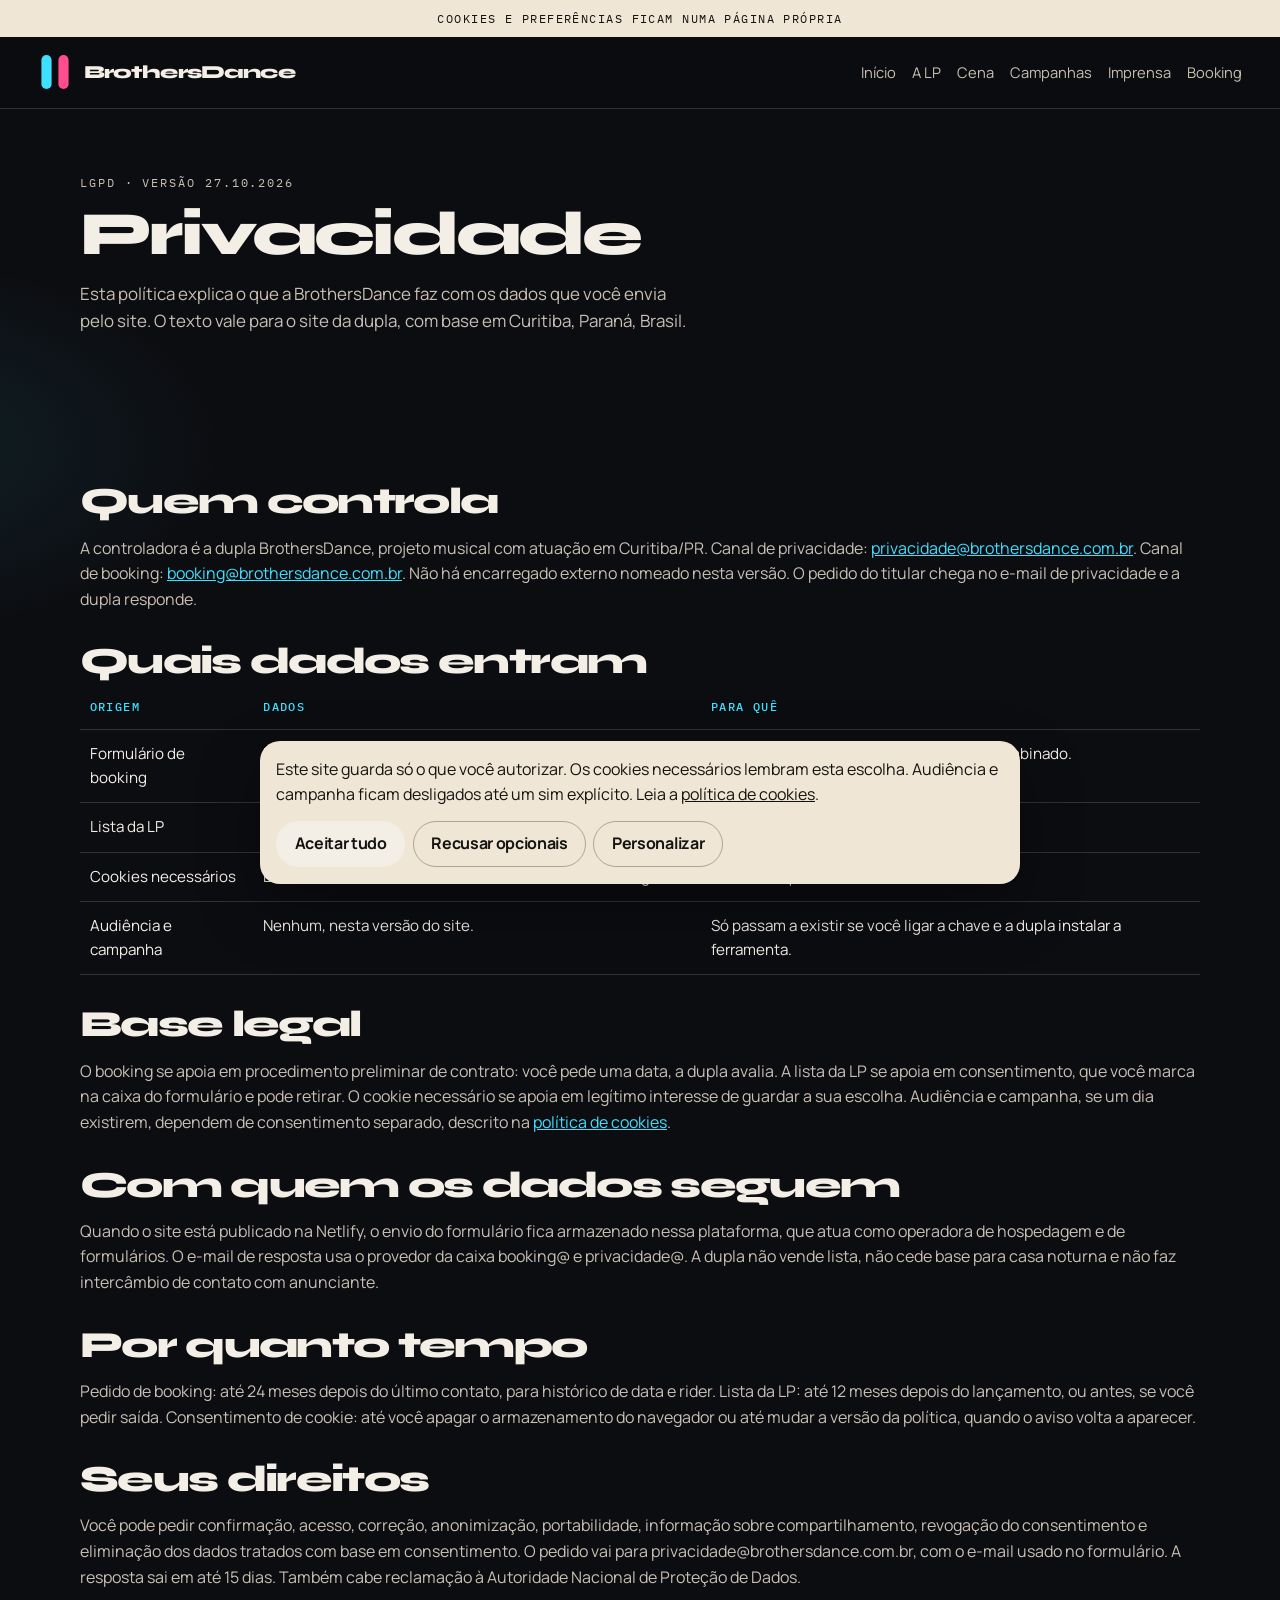
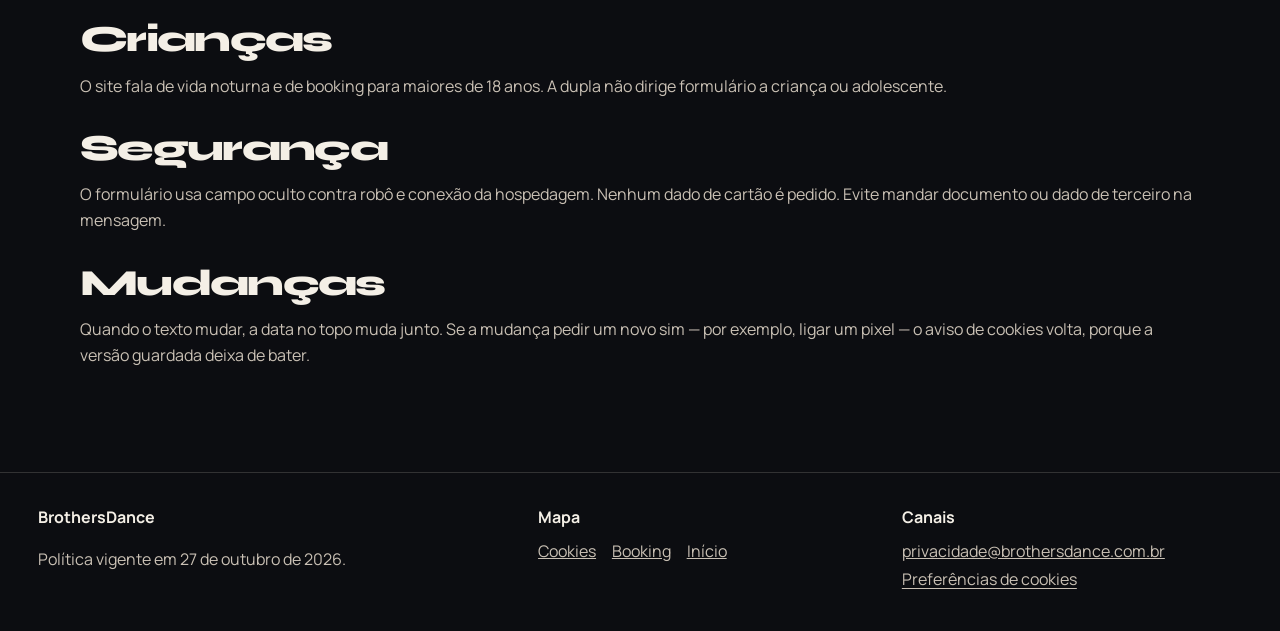
<file: privacidade.html>
<!DOCTYPE html>
<html lang="pt-BR">
<head>
  <meta charset="utf-8">
  <meta name="viewport" content="width=device-width, initial-scale=1">
  <title>Privacidade — BrothersDance</title>
  <meta name="description" content="Política de privacidade da BrothersDance, em linguagem clara, conforme a LGPD. Dados de booking, lista da LP e cookies.">
  <link rel="canonical" href="https://brothersdance.com.br/privacidade.html">
  <meta name="robots" content="index,follow">
  <meta name="theme-color" content="#0c0d11">
  <link rel="icon" href="assets/marca/favicon.svg" type="image/svg+xml">
  <link rel="manifest" href="site.webmanifest">
  <link rel="preconnect" href="https://fonts.googleapis.com">
  <link rel="preconnect" href="https://fonts.gstatic.com" crossorigin>
  <link href="https://fonts.googleapis.com/css2?family=IBM+Plex+Mono:wght@400;500&family=Manrope:wght@400;500;600;700&family=Syne:wght@600;700;800&display=swap" rel="stylesheet">
  <link rel="stylesheet" href="css/styles.css">
  <script>document.documentElement.classList.add("js");</script>
</head>
<body>
  <a class="skip" href="#conteudo">Ir para o conteúdo</a>
  <a class="release-bar" href="cookies.html">Cookies e preferências ficam numa página própria</a>
  <header class="site-header">
    <a class="brand" href="index.html">
      <svg viewBox="0 0 32 40" aria-hidden="true"><rect width="12" height="40" rx="6" fill="#3ee0ff"/><rect x="20" width="12" height="40" rx="6" fill="#ff4d8d"/></svg>
      <span class="brand-name">BrothersDance</span>
    </a>
    <button class="nav-toggle" type="button" data-nav-toggle aria-expanded="false" aria-controls="menu">Menu</button>
    <nav class="nav" id="menu" data-nav aria-label="Principal">
      <a href="index.html">Início</a>
      <a href="lp.html">A LP</a>
      <a href="cena.html">Cena</a>
      <a href="campanhas.html">Campanhas</a>
      <a href="imprensa.html">Imprensa</a>
      <a href="contato.html">Booking</a>
    </nav>
  </header>
  <main id="conteudo" class="policy">
    <div class="wrap page-hero">
      <p class="kicker">LGPD · versão 27.10.2026</p>
      <h1>Privacidade</h1>
      <p class="lede">Esta política explica o que a BrothersDance faz com os dados que você envia pelo site. O texto vale para o site da dupla, com base em Curitiba, Paraná, Brasil.</p>
    </div>
    <section>
      <div class="wrap">
        <h2>Quem controla</h2>
        <p>A controladora é a dupla BrothersDance, projeto musical com atuação em Curitiba/PR. Canal de privacidade: <a href="mailto:privacidade@brothersdance.com.br">privacidade@brothersdance.com.br</a>. Canal de booking: <a href="mailto:booking@brothersdance.com.br">booking@brothersdance.com.br</a>. Não há encarregado externo nomeado nesta versão. O pedido do titular chega no e-mail de privacidade e a dupla responde.</p>

        <h2>Quais dados entram</h2>
        <table>
          <thead>
            <tr><th>Origem</th><th>Dados</th><th>Para quê</th></tr>
          </thead>
          <tbody>
            <tr><td>Formulário de booking</td><td>Nome, e-mail, telefone, data, formato, lugar, mensagem, aceite.</td><td>Responder o pedido de data e guardar o combinado.</td></tr>
            <tr><td>Lista da LP</td><td>Nome, e-mail, aceite.</td><td>Avisar a estreia de Braços Abertos.</td></tr>
            <tr><td>Cookies necessários</td><td>Escolha de consentimento, versão e data, no seu navegador.</td><td>Lembrar o que você autorizou.</td></tr>
            <tr><td>Audiência e campanha</td><td>Nenhum, nesta versão do site.</td><td>Só passam a existir se você ligar a chave e a dupla instalar a ferramenta.</td></tr>
          </tbody>
        </table>

        <h2>Base legal</h2>
        <p>O booking se apoia em procedimento preliminar de contrato: você pede uma data, a dupla avalia. A lista da LP se apoia em consentimento, que você marca na caixa do formulário e pode retirar. O cookie necessário se apoia em legítimo interesse de guardar a sua escolha. Audiência e campanha, se um dia existirem, dependem de consentimento separado, descrito na <a href="cookies.html">política de cookies</a>.</p>

        <h2>Com quem os dados seguem</h2>
        <p>Quando o site está publicado na Netlify, o envio do formulário fica armazenado nessa plataforma, que atua como operadora de hospedagem e de formulários. O e-mail de resposta usa o provedor da caixa booking@ e privacidade@. A dupla não vende lista, não cede base para casa noturna e não faz intercâmbio de contato com anunciante.</p>

        <h2>Por quanto tempo</h2>
        <p>Pedido de booking: até 24 meses depois do último contato, para histórico de data e rider. Lista da LP: até 12 meses depois do lançamento, ou antes, se você pedir saída. Consentimento de cookie: até você apagar o armazenamento do navegador ou até mudar a versão da política, quando o aviso volta a aparecer.</p>

        <h2>Seus direitos</h2>
        <p>Você pode pedir confirmação, acesso, correção, anonimização, portabilidade, informação sobre compartilhamento, revogação do consentimento e eliminação dos dados tratados com base em consentimento. O pedido vai para privacidade@brothersdance.com.br, com o e-mail usado no formulário. A resposta sai em até 15 dias. Também cabe reclamação à Autoridade Nacional de Proteção de Dados.</p>

        <h2>Crianças</h2>
        <p>O site fala de vida noturna e de booking para maiores de 18 anos. A dupla não dirige formulário a criança ou adolescente.</p>

        <h2>Segurança</h2>
        <p>O formulário usa campo oculto contra robô e conexão da hospedagem. Nenhum dado de cartão é pedido. Evite mandar documento ou dado de terceiro na mensagem.</p>

        <h2>Mudanças</h2>
        <p>Quando o texto mudar, a data no topo muda junto. Se a mudança pedir um novo sim — por exemplo, ligar um pixel — o aviso de cookies volta, porque a versão guardada deixa de bater.</p>
      </div>
    </section>
  </main>
  <footer class="site-footer">
    <div>
      <strong>BrothersDance</strong>
      <p>Política vigente em 27 de outubro de 2026.</p>
    </div>
    <div>
      <strong>Mapa</strong>
      <a href="cookies.html">Cookies</a>
      <a href="contato.html">Booking</a>
      <a href="index.html">Início</a>
    </div>
    <div class="legal-links">
      <strong>Canais</strong>
      <a href="mailto:privacidade@brothersdance.com.br">privacidade@brothersdance.com.br</a>
      <button type="button" data-cookie-settings>Preferências de cookies</button>
    </div>
  </footer>
  <script src="js/site-data.js"></script>
  <script src="js/cookies.js"></script>
  <script src="js/main.js"></script>
</body>
</html>
</file>
<file: css/styles.css>
:root {
  --night: #0c0d11;
  --night-2: #16181f;
  --night-3: #22252e;
  --paper: #efe6d6;
  --paper-2: #e4d9c6;
  --ink: #14130f;
  --cream: #f4efe6;
  --muted: #c9c0b4;
  --muted-ink: #5c564e;
  --line: rgba(244, 239, 230, 0.16);
  --line-strong: rgba(244, 239, 230, 0.32);
  --cyan: #3ee0ff;
  --magenta: #ff4d8d;
  --amber: #e2a54b;
  --danger: #8f1d3a;
  --ok: #1d6b45;
  --shadow: 0 24px 60px rgba(0, 0, 0, 0.35);
  --sans: "Manrope", "Segoe UI", sans-serif;
  --display: "Syne", "Arial Black", sans-serif;
  --mono: "IBM Plex Mono", ui-monospace, monospace;
  --header: 4.5rem;
  --pad: clamp(1.1rem, 3vw, 2.4rem);
  --max: 1120px;
  --radius: 18px;
  color-scheme: dark;
}

@property --angle {
  syntax: "<angle>";
  inherits: false;
  initial-value: 0deg;
}

*,
*::before,
*::after { box-sizing: border-box; }

html { scroll-behavior: smooth; scroll-padding-top: 5.2rem; }

body {
  margin: 0;
  min-height: 100vh;
  background:
    radial-gradient(900px 420px at 100% -10%, rgba(255, 77, 141, 0.16), transparent 55%),
    radial-gradient(700px 380px at -10% 20%, rgba(62, 224, 255, 0.1), transparent 50%),
    var(--night);
  color: var(--cream);
  font-family: var(--sans);
  font-size: 1rem;
  line-height: 1.6;
  text-rendering: optimizeLegibility;
}

img { max-width: 100%; display: block; }

a { color: inherit; }

button, input, select, textarea { font: inherit; color: inherit; }

:focus-visible {
  outline: 2px solid var(--cyan);
  outline-offset: 3px;
}

::selection { background: var(--magenta); color: #fff; }

.skip {
  position: absolute;
  left: 1rem;
  top: -4rem;
  z-index: 80;
  background: var(--cyan);
  color: var(--ink);
  padding: 0.6rem 0.9rem;
  border-radius: 999px;
  font-weight: 700;
}

.skip:focus { top: 0.8rem; }

.release-bar {
  display: flex;
  justify-content: center;
  gap: 0.6rem;
  flex-wrap: wrap;
  text-align: center;
  text-decoration: none;
  background: var(--paper);
  color: var(--ink);
  font-family: var(--mono);
  font-size: 0.75rem;
  letter-spacing: 0.12em;
  text-transform: uppercase;
  padding: 0.55rem 1rem;
}

.release-bar strong { font-weight: 500; }

.site-header {
  position: sticky;
  top: 0;
  z-index: 30;
  display: flex;
  align-items: center;
  justify-content: space-between;
  gap: 1rem;
  min-height: var(--header);
  padding: 0.7rem var(--pad);
  background: color-mix(in srgb, var(--night) 88%, transparent);
  border-bottom: 1px solid var(--line);
  backdrop-filter: blur(16px);
}

.brand {
  display: flex;
  align-items: center;
  gap: 0.7rem;
  text-decoration: none;
  min-width: 0;
}

.brand svg { width: 34px; height: 34px; flex: none; }

.brand-name {
  font-family: var(--display);
  font-weight: 800;
  letter-spacing: -0.045em;
  font-size: 1.15rem;
  line-height: 1;
}

.nav-toggle {
  display: none;
  border: 1px solid var(--line-strong);
  background: transparent;
  color: var(--cream);
  border-radius: 999px;
  padding: 0.45rem 0.8rem;
  cursor: pointer;
}

.nav {
  display: flex;
  align-items: center;
  gap: 0.2rem 1rem;
}

.nav a {
  text-decoration: none;
  font-size: 0.92rem;
  color: var(--muted);
}

.nav a[aria-current="page"],
.nav a:hover { color: var(--cream); }

.nav a[aria-current="page"] { box-shadow: inset 0 -2px 0 var(--cyan); }

.wrap {
  width: min(var(--max), calc(100% - var(--pad) * 2));
  margin-inline: auto;
}

.hero {
  display: grid;
  grid-template-columns: minmax(0, 1fr) minmax(0, 1fr);
  gap: clamp(1.25rem, 3vw, 2.75rem);
  align-items: center;
  padding: clamp(1.75rem, 5vw, 3.25rem) 0 2.25rem;
}

.hero > div:first-child {
  display: flex;
  flex-direction: column;
  justify-content: center;
  max-width: 34rem;
}

.hero h1 {
  font-size: clamp(1.85rem, 3.4vw, 3.1rem);
  line-height: 1.1;
  letter-spacing: -0.038em;
  margin: 0 0 0.85rem;
}

.hero .kicker {
  margin-bottom: 0.55rem;
}

.hero .lede {
  font-size: clamp(0.95rem, 1.35vw, 1.05rem);
  line-height: 1.55;
  margin-bottom: 1.15rem;
}

.hero .eq {
  margin-top: 1.25rem;
}

.hero-visual {
  display: flex;
  flex-direction: column;
  justify-content: center;
  min-width: 0;
}

.kicker {
  font-family: var(--mono);
  font-size: 0.75rem;
  letter-spacing: 0.16em;
  text-transform: uppercase;
  color: var(--cyan);
  margin: 0 0 0.8rem;
}

h1, h2, h3, .display {
  font-family: var(--display);
  font-weight: 800;
  letter-spacing: -0.045em;
  line-height: 0.96;
  text-wrap: balance;
}

h1 {
  font-size: clamp(2.35rem, 5vw, 4.25rem);
  margin: 0 0 1rem;
}

.lede, .prose { max-width: 62ch; }

.lede { font-size: 1.06rem; color: var(--muted); margin: 0 0 1.4rem; }

.actions { display: flex; flex-wrap: wrap; gap: 0.7rem; }

.btn {
  display: inline-flex;
  align-items: center;
  justify-content: center;
  gap: 0.45rem;
  min-height: 2.9rem;
  padding: 0.55rem 1.1rem;
  border-radius: 999px;
  border: 1px solid transparent;
  text-decoration: none;
  cursor: pointer;
  font-weight: 700;
  letter-spacing: -0.02em;
}

.btn-solid { background: var(--cream); color: var(--ink); }
.btn-solid:hover { background: var(--cyan); }
.btn-line { background: transparent; color: var(--cream); border-color: var(--line-strong); }
.btn-line:hover { border-color: var(--cream); }
.btn-magenta { background: var(--magenta); color: #2a0614; }
.btn-magenta:hover { background: var(--cream); color: var(--ink); }

.eq {
  display: flex;
  align-items: end;
  gap: 4px;
  height: 28px;
  margin-top: 1.6rem;
}

.eq span {
  width: 5px;
  height: 100%;
  border-radius: 99px;
  background: linear-gradient(var(--cyan), var(--magenta));
  transform-origin: bottom;
  animation: eq 1.05s ease-in-out infinite alternate;
}

.eq span:nth-child(2) { animation-delay: 0.12s; }
.eq span:nth-child(3) { animation-delay: 0.28s; }
.eq span:nth-child(4) { animation-delay: 0.05s; }
.eq span:nth-child(5) { animation-delay: 0.22s; }
.eq span:nth-child(6) { animation-delay: 0.36s; }
.eq span:nth-child(7) { animation-delay: 0.16s; }
.eq span:nth-child(8) { animation-delay: 0.3s; }

@keyframes eq {
  from { transform: scaleY(0.28); }
  to { transform: scaleY(1); }
}

.frame {
  position: relative;
  overflow: hidden;
  background: var(--night-3);
  border-radius: var(--radius);
}

.frame img {
  position: absolute;
  inset: 0;
  width: 100%;
  height: 100%;
  object-fit: cover;
}

.frame-wide { aspect-ratio: 16 / 10; }
.frame-square { aspect-ratio: 1; }
.frame-portrait { aspect-ratio: 4 / 5; }
.frame-story { aspect-ratio: 3 / 4; }

.caption {
  display: flex;
  justify-content: space-between;
  gap: 1rem;
  margin-top: 0.55rem;
  color: var(--muted);
  font-family: var(--mono);
  font-size: 0.72rem;
  letter-spacing: 0.08em;
  text-transform: uppercase;
}

.marquee {
  overflow: hidden;
  border-block: 1px solid var(--line);
  background: #101218;
}

.marquee-track {
  display: flex;
  width: max-content;
  animation: ticker 36s linear infinite;
}

.marquee p {
  margin: 0;
  padding: 0.85rem 0;
  font-family: var(--mono);
  font-size: 0.75rem;
  letter-spacing: 0.18em;
  text-transform: uppercase;
  color: var(--muted);
}

.marquee:hover .marquee-track { animation-play-state: paused; }

@keyframes ticker { to { transform: translateX(-50%); } }

section { padding: clamp(3rem, 7vw, 5.5rem) 0; }

.section-head {
  display: flex;
  justify-content: space-between;
  align-items: end;
  gap: 1.5rem;
  margin-bottom: 1.6rem;
}

h2 { font-size: clamp(2.2rem, 4vw, 3.6rem); margin: 0; }

.section-head p { margin: 0; max-width: 36ch; color: var(--muted); }

.split {
  display: grid;
  grid-template-columns: 1fr 1fr;
  gap: 1rem;
}

.paper {
  background: var(--paper);
  color: var(--ink);
  border-radius: 28px;
}

.paper .muted,
.paper .caption { color: var(--muted-ink); }

.paper .btn-solid { background: var(--ink); color: var(--cream); }
.paper .btn-solid:hover { background: var(--magenta); color: #2a0614; }
.paper .btn-line { color: var(--ink); border-color: color-mix(in srgb, var(--ink) 35%, transparent); }

.panel { padding: clamp(1.2rem, 3vw, 2rem); }

.panel-night {
  background: var(--night-2);
  color: #fff;
  border: 1px solid var(--line);
  border-radius: 28px;
}

.panel-night .kicker,
.panel-night h2,
.panel-night p {
  color: #fff;
}

.duo { align-items: stretch; }

.lights-stage {
  isolation: isolate;
  min-height: clamp(220px, 42vw, 420px);
  border: 1px solid var(--line);
}

.lights-stage__inner {
  position: absolute;
  inset: 0;
  display: grid;
  grid-template-columns: 1fr 1fr;
}

.lights-stage__hem {
  position: relative;
  overflow: hidden;
}

.lights-stage__hem--day {
  background:
    radial-gradient(120% 90% at 20% 80%, color-mix(in srgb, var(--cream) 22%, transparent), transparent 55%),
    linear-gradient(145deg, #1a1510 0%, var(--night-3) 48%, #12141a 100%);
}

.lights-stage__hem--night {
  background:
    radial-gradient(90% 70% at 80% 20%, color-mix(in srgb, var(--magenta) 18%, transparent), transparent 60%),
    linear-gradient(215deg, #0a0c12 0%, var(--night-2) 50%, #120818 100%);
}

.lights-stage__orb {
  position: absolute;
  border-radius: 999px;
  filter: blur(42px);
  opacity: 0.85;
  will-change: transform;
}

.lights-stage__orb--warm {
  width: 58%;
  height: 68%;
  left: -8%;
  top: 18%;
  background: color-mix(in srgb, var(--cream) 55%, #ffb86a);
  animation: lights-drift-warm 9s ease-in-out infinite alternate;
}

.lights-stage__orb--amber {
  width: 42%;
  height: 48%;
  left: 22%;
  bottom: -12%;
  background: color-mix(in srgb, var(--amber) 70%, transparent);
  animation: lights-drift-warm 11s ease-in-out infinite alternate-reverse;
}

.lights-stage__orb--cyan {
  width: 52%;
  height: 62%;
  right: -6%;
  top: 8%;
  background: color-mix(in srgb, var(--cyan) 65%, transparent);
  animation: lights-drift-neon 7s ease-in-out infinite alternate;
}

.lights-stage__orb--magenta {
  width: 46%;
  height: 54%;
  right: 18%;
  bottom: -10%;
  background: color-mix(in srgb, var(--magenta) 60%, transparent);
  animation: lights-drift-neon 8.5s ease-in-out infinite alternate-reverse;
}

.lights-stage__scan {
  position: absolute;
  inset: 0;
  background: repeating-linear-gradient(
    180deg,
    transparent 0,
    transparent 3px,
    color-mix(in srgb, var(--cyan) 8%, transparent) 3px,
    color-mix(in srgb, var(--cyan) 8%, transparent) 4px
  );
  opacity: 0.35;
  animation: lights-scan 6s linear infinite;
  pointer-events: none;
}

.lights-stage__glyph {
  position: absolute;
  left: 50%;
  top: 50%;
  z-index: 2;
  display: flex;
  gap: clamp(0.55rem, 2vw, 0.85rem);
  transform: translate(-50%, -50%);
}

.lights-stage__bar {
  display: block;
  width: clamp(0.65rem, 2.2vw, 0.95rem);
  height: clamp(3.2rem, 12vw, 5.5rem);
  border-radius: 999px;
  box-shadow: 0 0 28px color-mix(in srgb, currentColor 45%, transparent);
  animation: lights-glyph 2.4s ease-in-out infinite alternate;
}

.lights-stage__bar--cyan {
  background: var(--cyan);
  color: var(--cyan);
  animation-delay: 0s;
}

.lights-stage__bar--magenta {
  background: var(--magenta);
  color: var(--magenta);
  animation-delay: 0.35s;
}

.lights-stage__trace {
  position: absolute;
  left: 8%;
  right: 8%;
  bottom: clamp(0.85rem, 3vw, 1.35rem);
  z-index: 2;
  height: 2px;
  border-radius: 999px;
  background: color-mix(in srgb, var(--cream) 18%, transparent);
  overflow: hidden;
}

.lights-stage__pulse {
  display: block;
  width: 18%;
  height: 100%;
  border-radius: inherit;
  background: linear-gradient(90deg, var(--amber), var(--cyan), var(--magenta));
  box-shadow: 0 0 16px color-mix(in srgb, var(--cyan) 55%, transparent);
  animation: lights-travel 5.5s ease-in-out infinite;
}

@keyframes lights-drift-warm {
  from { transform: translate(0, 0) scale(1); }
  to { transform: translate(8%, -6%) scale(1.12); }
}

@keyframes lights-drift-neon {
  from { transform: translate(0, 0) scale(1); }
  to { transform: translate(-10%, 8%) scale(1.15); }
}

@keyframes lights-scan {
  from { transform: translateY(-8%); }
  to { transform: translateY(8%); }
}

@keyframes lights-glyph {
  from {
    transform: scaleY(0.82);
    opacity: 0.72;
  }
  to {
    transform: scaleY(1);
    opacity: 1;
  }
}

@keyframes lights-travel {
  0%, 100% { transform: translateX(-10%); }
  50% { transform: translateX(420%); }
}

.stat-row {
  display: grid;
  grid-template-columns: repeat(4, 1fr);
  border-top: 1px solid var(--line);
}

.stat {
  padding: 1.1rem var(--pad);
  border-right: 1px solid var(--line);
}

.stat:last-child { border-right: 0; }

.stat b {
  display: block;
  font-family: var(--display);
  font-size: clamp(1.4rem, 2vw, 1.8rem);
  letter-spacing: -0.04em;
  line-height: 1.1;
}

.stat span {
  display: block;
  margin-top: 0.25rem;
  color: var(--muted);
  font-size: 0.86rem;
}

.ticket {
  display: grid;
  grid-template-columns: minmax(220px, 0.8fr) 1.2fr;
  gap: 1.2rem;
  background:
    radial-gradient(12px 12px at 0 28px, transparent 11px, var(--paper) 12px),
    radial-gradient(12px 12px at 100% 28px, transparent 11px, var(--paper) 12px);
  background-color: var(--paper);
  color: var(--ink);
  border-radius: 24px;
  overflow: hidden;
}

.cover-ring {
  padding: 3px;
  border-radius: 22px;
  background: conic-gradient(from var(--angle), var(--cyan), transparent 35%, var(--magenta), transparent 70%, var(--amber), var(--cyan));
  animation: turn 12s linear infinite;
}

.cover-ring .frame { border-radius: 19px; }

@keyframes turn { to { --angle: 360deg; } }

.track-list { list-style: none; margin: 0; padding: 0; }

.track-list li {
  display: grid;
  grid-template-columns: auto 1fr;
  gap: 0.8rem;
  padding: 0.72rem 0;
  border-bottom: 1px solid color-mix(in srgb, var(--ink) 12%, transparent);
}

.track-list b { font-family: var(--mono); font-weight: 500; color: var(--muted-ink); }

.countdown {
  display: flex;
  gap: 0.6rem;
  margin: 1rem 0;
}

.countdown div {
  min-width: 4.4rem;
  background: var(--ink);
  color: var(--cream);
  border-radius: 14px;
  padding: 0.55rem 0.4rem 0.45rem;
  text-align: center;
}

.countdown strong {
  display: block;
  font-family: var(--display);
  font-size: 1.6rem;
  letter-spacing: -0.04em;
  line-height: 1;
}

.countdown span {
  font-family: var(--mono);
  font-size: 0.65rem;
  letter-spacing: 0.12em;
  text-transform: uppercase;
  color: var(--muted);
}

.shot {
  display: block;
  width: 100%;
  padding: 0;
  border: 0;
  background: transparent;
  color: inherit;
  text-align: left;
  cursor: zoom-in;
}

.shot:hover img { transform: scale(1.04); }

.shot img { transition: transform 0.5s ease; }

.cards {
  display: grid;
  grid-template-columns: repeat(3, 1fr);
  gap: 0.9rem;
}

.card {
  background: var(--night-2);
  border: 1px solid var(--line);
  border-radius: 20px;
  padding: 1.1rem 1.15rem 1.2rem;
  min-height: 100%;
}

.card h3 { font-size: 1.55rem; margin: 0.35rem 0 0.45rem; }

.tag {
  display: inline-flex;
  align-items: center;
  border-radius: 999px;
  padding: 0.15rem 0.55rem;
  font-family: var(--mono);
  font-size: 0.68rem;
  letter-spacing: 0.12em;
  text-transform: uppercase;
  background: color-mix(in srgb, var(--cyan) 16%, transparent);
  color: var(--cyan);
}

.tag-amber { background: color-mix(in srgb, var(--amber) 18%, transparent); color: var(--amber); }
.tag-paper { background: var(--paper-2); color: var(--ink); }

.card p, .card address { margin: 0.35rem 0 0; color: var(--muted); font-style: normal; }

.card a { color: var(--cyan); }

.filters { display: flex; flex-wrap: wrap; gap: 0.45rem; margin-bottom: 1rem; }

.filters button[aria-pressed="true"] {
  background: var(--cream);
  color: var(--ink);
  border-color: var(--cream);
}

.page-hero { padding: clamp(2.2rem, 6vw, 4rem) 0 0.5rem; }

.page-hero h1 { font-size: clamp(2.2rem, 4.8vw, 4rem); }

.stack { display: grid; gap: 0.9rem; }

.policy h2 { font-size: clamp(1.7rem, 3vw, 2.3rem); margin: 2rem 0 0.4rem; }

.policy h3 { font-size: 1.25rem; margin: 1.2rem 0 0.3rem; }

.policy p, .policy li { color: var(--muted); }

.policy a { color: var(--cyan); }

table {
  width: 100%;
  border-collapse: collapse;
  font-size: 0.95rem;
}

th, td {
  text-align: left;
  vertical-align: top;
  padding: 0.75rem 0.6rem;
  border-bottom: 1px solid var(--line);
}

th { font-family: var(--mono); font-size: 0.72rem; letter-spacing: 0.12em; text-transform: uppercase; color: var(--cyan); font-weight: 500; }

.swatches { display: grid; grid-template-columns: repeat(5, 1fr); gap: 0.6rem; }

.swatch {
  border-radius: 16px;
  overflow: hidden;
  border: 1px solid var(--line);
  min-height: 7.2rem;
  display: flex;
  align-items: end;
  padding: 0.6rem;
  font-family: var(--mono);
  font-size: 0.72rem;
}

.form {
  display: grid;
  gap: 0.85rem;
}

label { display: grid; gap: 0.35rem; font-weight: 650; font-size: 0.92rem; }

input, select, textarea {
  width: 100%;
  background: #fff;
  color: var(--ink);
  border: 1px solid #d5cbbd;
  border-radius: 12px;
  padding: 0.75rem 0.8rem;
  color-scheme: light;
}

textarea { min-height: 8rem; resize: vertical; }

.check { grid-template-columns: auto 1fr; align-items: start; font-weight: 500; }
.check input { width: auto; margin-top: 0.25rem; }

.hp {
  position: absolute;
  left: -9999px;
  height: 0;
  overflow: hidden;
}

.form-note { min-height: 1.4rem; margin: 0; font-weight: 650; }
.form-note[data-state="ok"] { color: var(--ok); }
.form-note[data-state="err"] { color: var(--danger); }

.site-footer {
  border-top: 1px solid var(--line);
  padding: 2rem var(--pad) 2.4rem;
  display: grid;
  grid-template-columns: 1.4fr 1fr 1fr;
  gap: 1.5rem;
}

.site-footer p, .site-footer a { color: var(--muted); }
.site-footer a { display: inline-block; margin: 0.15rem 0.8rem 0.15rem 0; }
.site-footer strong { color: var(--cream); display: block; margin-bottom: 0.35rem; }

.legal-links button {
  background: none;
  border: 0;
  padding: 0;
  color: var(--muted);
  cursor: pointer;
  text-decoration: underline;
  text-underline-offset: 3px;
}

.cookie-banner {
  position: fixed;
  z-index: 50;
  left: 1rem;
  right: 1rem;
  bottom: 1rem;
  display: grid;
  gap: 0.8rem;
  max-width: 760px;
  margin-inline: auto;
  padding: 1rem 1rem 1.05rem;
  background: var(--paper);
  color: var(--ink);
  border-radius: 20px;
  box-shadow: var(--shadow);
}

.cookie-banner p { margin: 0; }
.cookie-actions { display: flex; flex-wrap: wrap; gap: 0.45rem; }
.cookie-banner .btn-line { color: var(--ink); border-color: color-mix(in srgb, var(--ink) 30%, transparent); }

.cookie-dialog {
  width: min(560px, calc(100% - 1.5rem));
  border: 0;
  border-radius: 22px;
  padding: 0;
  background: var(--paper);
  color: var(--ink);
}

.cookie-dialog::backdrop { background: rgba(0, 0, 0, 0.62); }

.cookie-dialog form { display: grid; gap: 0.8rem; padding: 1.2rem; }

.switch {
  display: flex;
  justify-content: space-between;
  gap: 1rem;
  padding: 0.75rem 0;
  border-top: 1px solid color-mix(in srgb, var(--ink) 12%, transparent);
}

.switch p { margin: 0.2rem 0 0; color: var(--muted-ink); font-size: 0.9rem; font-weight: 500; }

#lightbox {
  width: min(980px, calc(100% - 1.4rem));
  max-height: calc(100vh - 2rem);
  border: 0;
  padding: 0.6rem;
  background: var(--night);
  color: var(--cream);
  border-radius: 18px;
}

#lightbox::backdrop { background: rgba(0, 0, 0, 0.78); }

#lightbox img { width: 100%; max-height: 74vh; object-fit: contain; background: #000; border-radius: 12px; }

#lightbox header {
  display: flex;
  justify-content: space-between;
  gap: 0.6rem;
  align-items: center;
  margin-bottom: 0.45rem;
}

.icon-btn {
  border: 1px solid var(--line-strong);
  background: transparent;
  color: var(--cream);
  border-radius: 999px;
  min-height: 2.3rem;
  padding: 0.2rem 0.75rem;
  cursor: pointer;
}

.copy-row { display: flex; justify-content: space-between; gap: 1rem; align-items: center; }
pre.bio {
  white-space: pre-wrap;
  background: var(--night-2);
  border-radius: 16px;
  padding: 1rem;
  color: var(--cream);
  font-family: var(--sans);
  font-size: 0.98rem;
  line-height: 1.55;
}

.downloads { display: flex; flex-wrap: wrap; gap: 0.5rem; }

.note {
  border-left: 3px solid var(--amber);
  padding: 0.2rem 0 0.2rem 0.9rem;
  color: var(--muted);
}

@media (max-width: 980px) {
  .hero, .split, .ticket, .cards, .stat-row, .site-footer, .swatches {
    grid-template-columns: 1fr 1fr;
  }
  .stat-row { grid-template-columns: 1fr 1fr; }
  .stat { border-bottom: 1px solid var(--line); }
  .cards { grid-template-columns: 1fr 1fr; }
  .site-footer { grid-template-columns: 1fr; }
}

@media (max-width: 760px) {
  .nav-toggle { display: inline-flex; }
  .nav {
    position: absolute;
    left: 0;
    right: 0;
    top: 100%;
    display: none;
    flex-direction: column;
    align-items: stretch;
    padding: 0.6rem var(--pad) 1rem;
    background: var(--night);
    border-bottom: 1px solid var(--line);
  }
  .nav.is-open { display: flex; }
  .nav a { padding: 0.65rem 0; border-bottom: 1px solid var(--line); }
  .hero, .split, .ticket, .cards, .swatches { grid-template-columns: 1fr; }
  .hero-visual { order: -1; }
  .section-head { flex-direction: column; align-items: start; }
  .hero h1 { font-size: clamp(1.75rem, 8.5vw, 2.35rem); line-height: 1.12; }
  h1 { font-size: clamp(2.1rem, 10vw, 3.2rem); }
}

@media (prefers-reduced-motion: reduce) {
  html { scroll-behavior: auto; }
  *, *::before, *::after {
    animation: none !important;
    transition: none !important;
  }
}

.js .reveal {
  opacity: 0;
  transform: translateY(16px);
  transition: opacity 0.6s ease, transform 0.6s ease;
}

.js .reveal.is-in { opacity: 1; transform: none; }

@media print {
  body { background: #fff; color: #111; }
  .site-header, .release-bar, .marquee, .cookie-banner, .nav-toggle, .eq, .actions, .filters { display: none !important; }
  .paper, .card, .ticket { break-inside: avoid; }
  a[href^="http"]::after { content: " (" attr(href) ")"; font-size: 0.75rem; }
  .frame img { position: static; height: auto; }
}
</file>
